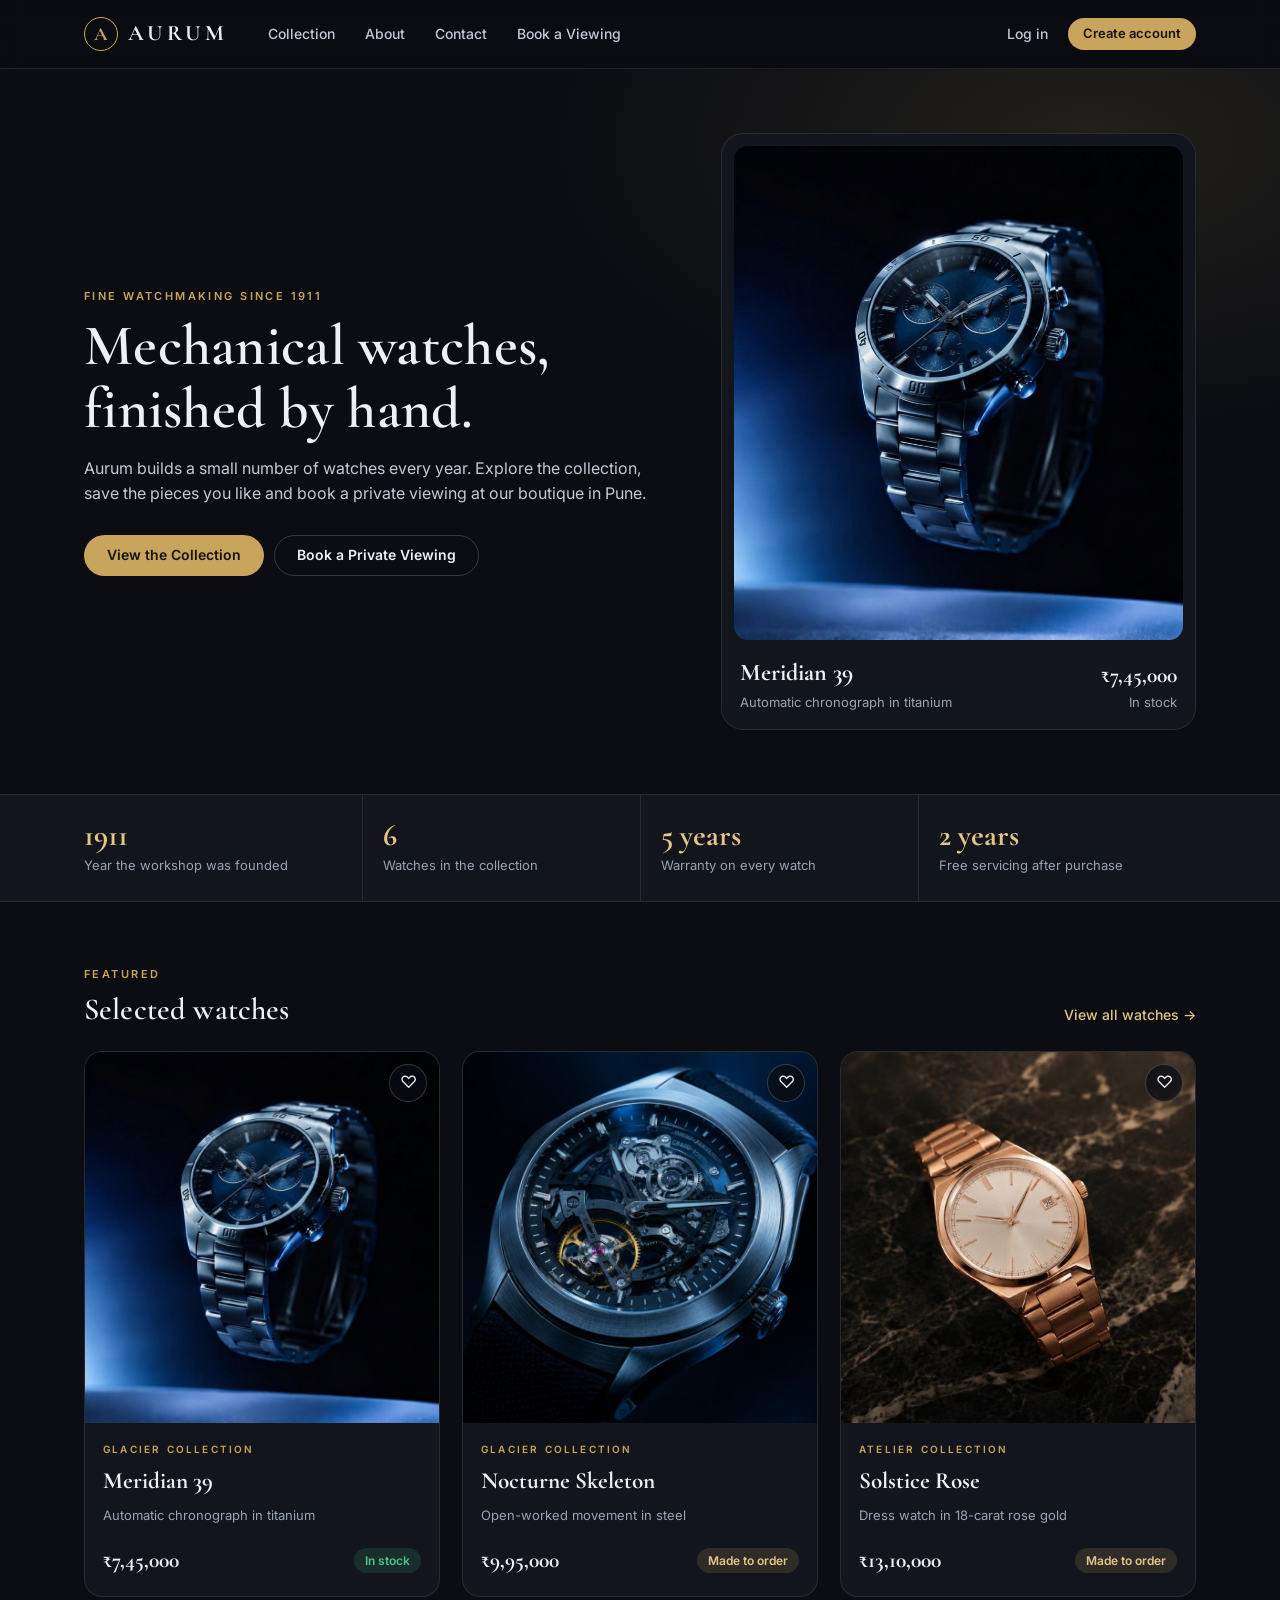
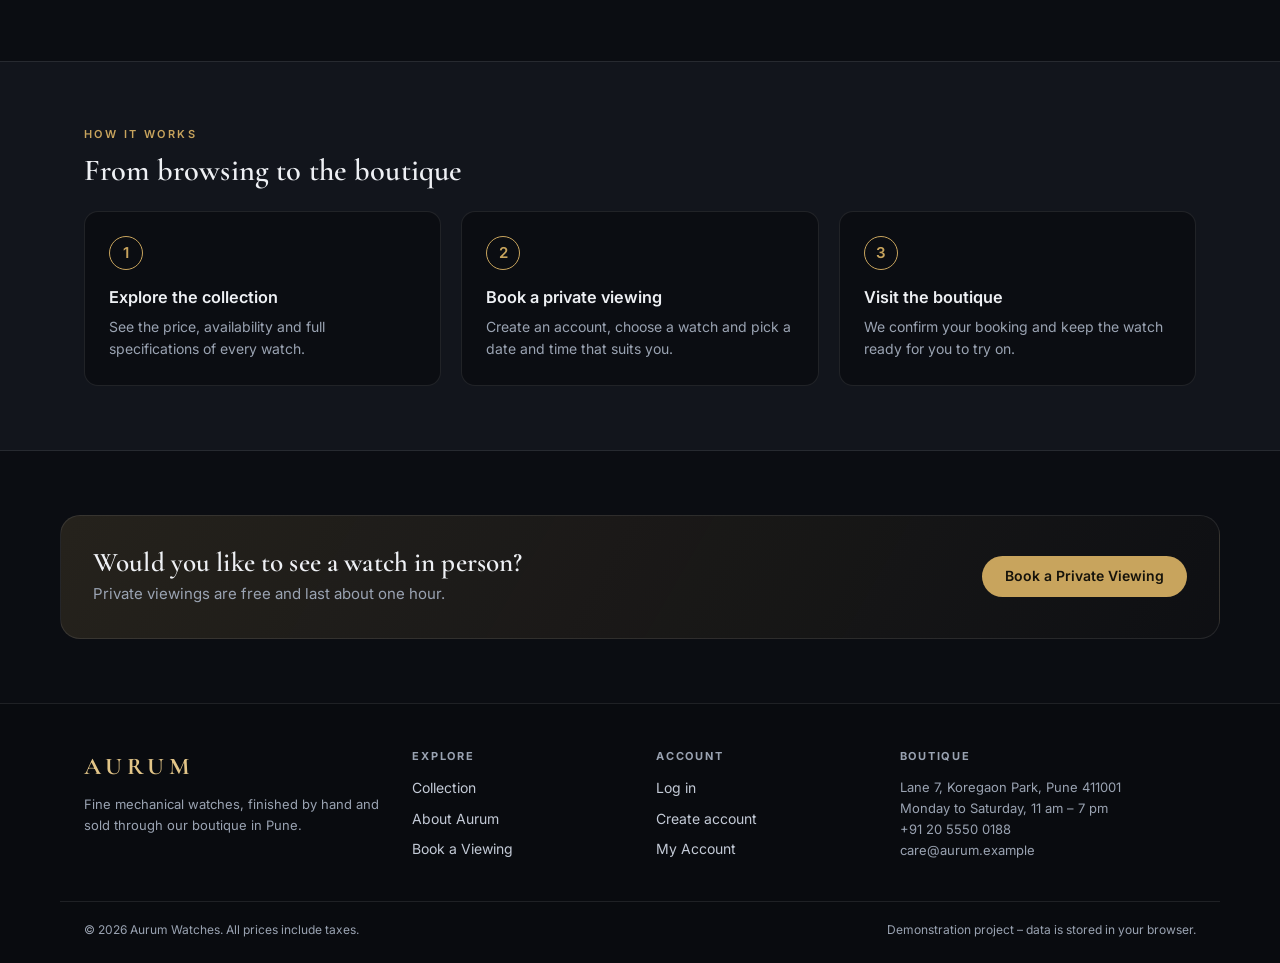
<file: index.html>
<!DOCTYPE html>
<html lang="en">
<head>
<meta charset="utf-8">
<meta name="viewport" content="width=device-width, initial-scale=1">
<title>Aurum – Fine Mechanical Watches</title>
<meta name="description" content="Aurum – fine mechanical watches. Explore the collection and book a private viewing at our Pune boutique.">
<link rel="icon" href="data:image/svg+xml,%3Csvg xmlns='http://www.w3.org/2000/svg' viewBox='0 0 32 32'%3E%3Crect width='32' height='32' rx='6' fill='%230b0d12'/%3E%3Ctext x='16' y='23' font-family='Georgia' font-size='20' fill='%23c8a45d' text-anchor='middle'%3EA%3C/text%3E%3C/svg%3E">
<link rel="preconnect" href="https://fonts.googleapis.com">
<link rel="preconnect" href="https://fonts.gstatic.com" crossorigin>
<link rel="stylesheet" href="https://fonts.googleapis.com/css2?family=Cormorant+Garamond:wght@500;600;700&family=Inter:wght@400;500;600&display=swap">
<link rel="stylesheet" href="style.css">
</head>
<body data-page="home">
<header id="site-header" class="site-header"></header>
<main>
<section class="hero">
  <div class="container hero-grid">
    <div class="hero-text">
      <p class="eyebrow">Fine watchmaking since 1911</p>
      <h1>Mechanical watches,<br>finished by hand.</h1>
      <p class="lead">Aurum builds a small number of watches every year. Explore the collection, save the pieces you like and book a private viewing at our boutique in Pune.</p>
      <div class="btn-row">
        <a class="btn btn-gold" href="collection.html">View the Collection</a>
        <a class="btn btn-outline" href="reserve.html">Book a Private Viewing</a>
      </div>
    </div>
    <div id="heroWatch"></div>
  </div>
</section>

<section class="strip">
  <div class="container strip-grid">
    <div><strong>1911</strong><span>Year the workshop was founded</span></div>
    <div><strong id="statWatches">6</strong><span>Watches in the collection</span></div>
    <div><strong>5 years</strong><span>Warranty on every watch</span></div>
    <div><strong>2 years</strong><span>Free servicing after purchase</span></div>
  </div>
</section>

<section class="section">
  <div class="container">
    <div class="section-head">
      <div><p class="eyebrow">Featured</p><h2>Selected watches</h2></div>
      <a href="collection.html" class="text-link">View all watches →</a>
    </div>
    <div class="watch-grid" id="featured"></div>
  </div>
</section>

<section class="section section-alt">
  <div class="container">
    <div class="section-head"><div><p class="eyebrow">How it works</p><h2>From browsing to the boutique</h2></div></div>
    <ol class="steps">
      <li><span>1</span><h3>Explore the collection</h3><p>See the price, availability and full specifications of every watch.</p></li>
      <li><span>2</span><h3>Book a private viewing</h3><p>Create an account, choose a watch and pick a date and time that suits you.</p></li>
      <li><span>3</span><h3>Visit the boutique</h3><p>We confirm your booking and keep the watch ready for you to try on.</p></li>
    </ol>
  </div>
</section>

<section class="section">
  <div class="container cta-band">
    <div><h2>Would you like to see a watch in person?</h2><p class="muted">Private viewings are free and last about one hour.</p></div>
    <a class="btn btn-gold" href="reserve.html">Book a Private Viewing</a>
  </div>
</section>
</main>
<footer id="site-footer" class="site-footer"></footer>
<script src="js/data.js"></script>
<script src="js/app.js"></script>
<script src="js/home.js"></script>
</body>
</html>
</file>
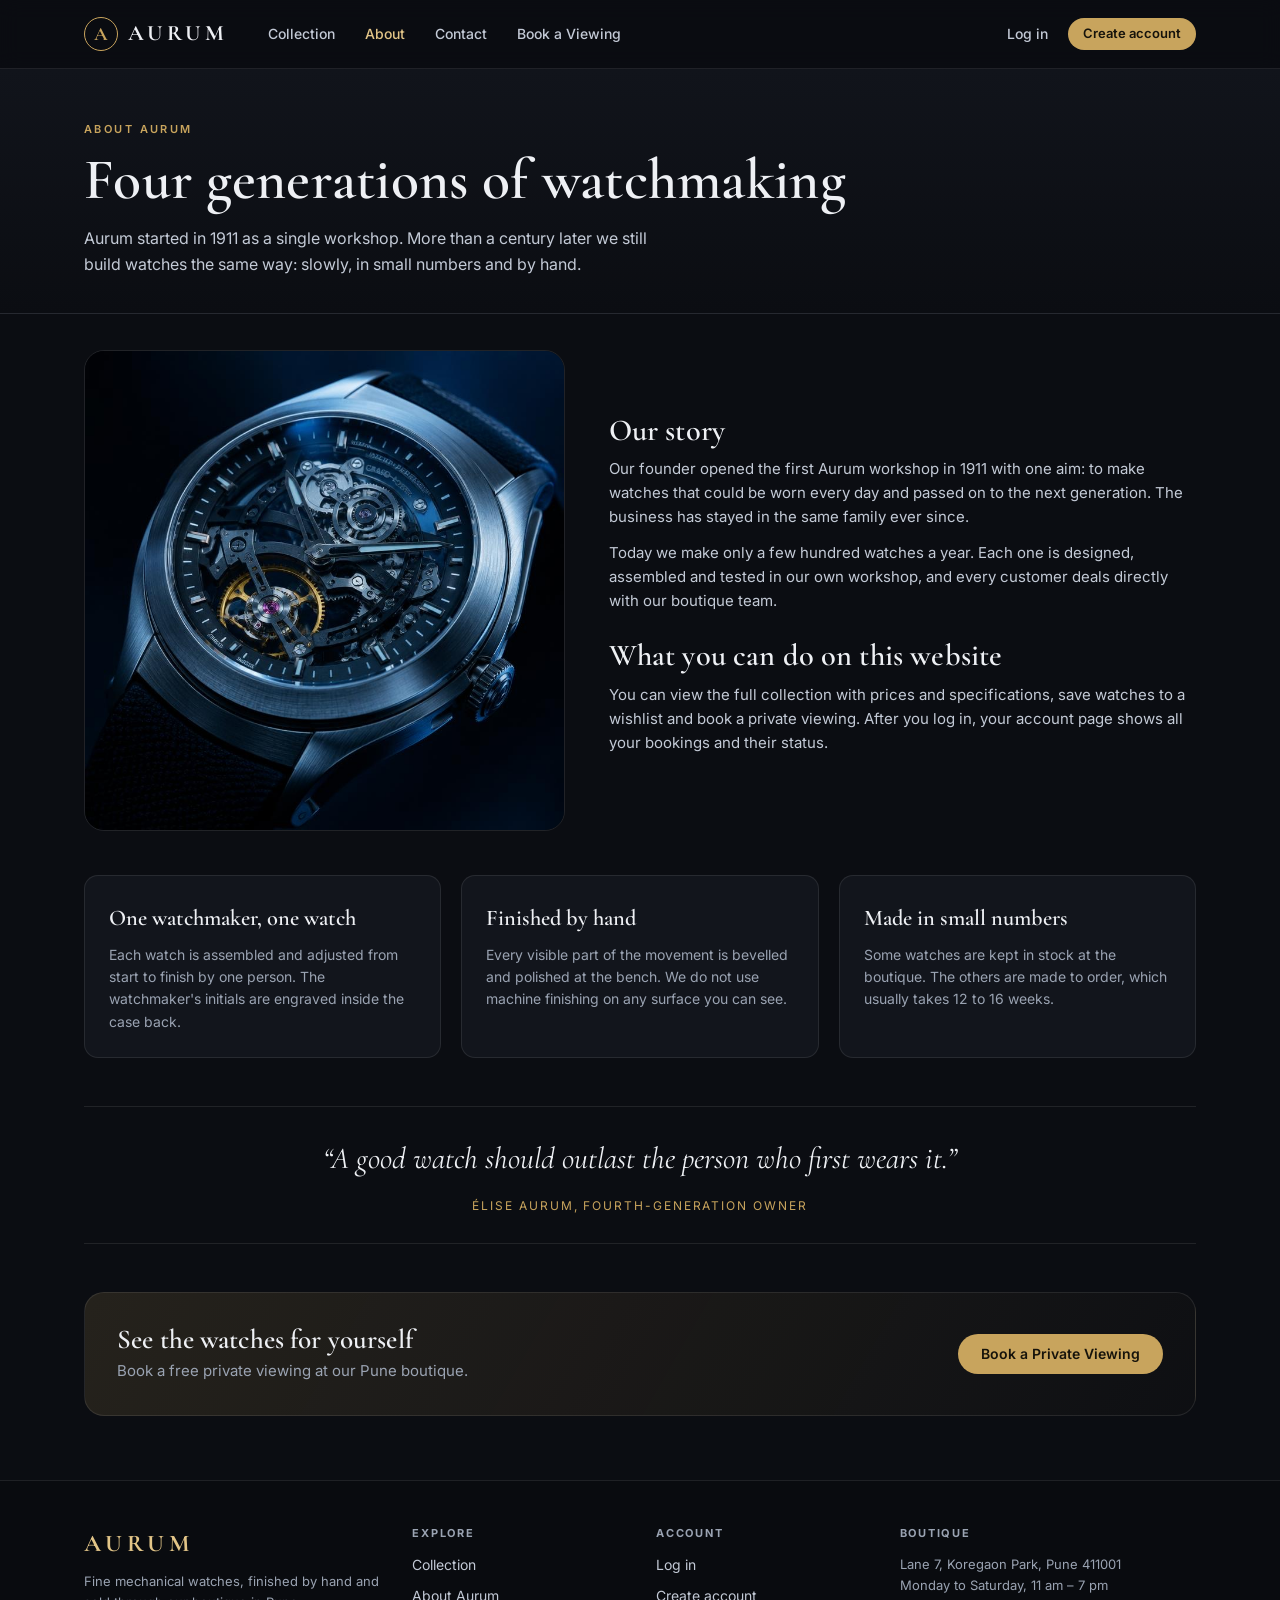
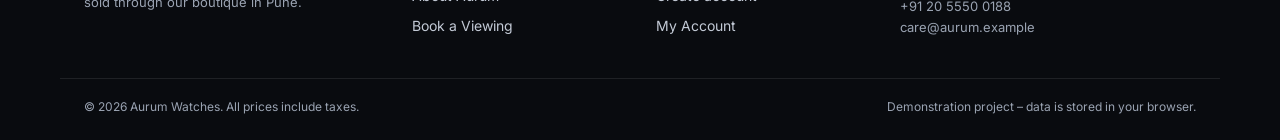
<file: about.html>
<!DOCTYPE html>
<html lang="en">
<head>
<meta charset="utf-8">
<meta name="viewport" content="width=device-width, initial-scale=1">
<title>About Aurum</title>
<meta name="description" content="Aurum – fine mechanical watches. Explore the collection and book a private viewing at our Pune boutique.">
<link rel="icon" href="data:image/svg+xml,%3Csvg xmlns='http://www.w3.org/2000/svg' viewBox='0 0 32 32'%3E%3Crect width='32' height='32' rx='6' fill='%230b0d12'/%3E%3Ctext x='16' y='23' font-family='Georgia' font-size='20' fill='%23c8a45d' text-anchor='middle'%3EA%3C/text%3E%3C/svg%3E">
<link rel="preconnect" href="https://fonts.googleapis.com">
<link rel="preconnect" href="https://fonts.gstatic.com" crossorigin>
<link rel="stylesheet" href="https://fonts.googleapis.com/css2?family=Cormorant+Garamond:wght@500;600;700&family=Inter:wght@400;500;600&display=swap">
<link rel="stylesheet" href="style.css">
</head>
<body data-page="about">
<header id="site-header" class="site-header"></header>
<main>
<section class="page-head">
  <div class="container">
    <p class="eyebrow">About Aurum</p>
    <h1>Four generations of watchmaking</h1>
    <p class="lead">Aurum started in 1911 as a single workshop. More than a century later we still build watches the same way: slowly, in small numbers and by hand.</p>
  </div>
</section>
<section class="section section-tight">
  <div class="container about-grid">
    <img src="images/nocturne-skeleton.jpg" alt="The open-worked movement of the Nocturne Skeleton" class="about-image">
    <div class="prose">
      <h2>Our story</h2>
      <p>Our founder opened the first Aurum workshop in 1911 with one aim: to make watches that could be worn every day and passed on to the next generation. The business has stayed in the same family ever since.</p>
      <p>Today we make only a few hundred watches a year. Each one is designed, assembled and tested in our own workshop, and every customer deals directly with our boutique team.</p>
      <h2>What you can do on this website</h2>
      <p>You can view the full collection with prices and specifications, save watches to a wishlist and book a private viewing. After you log in, your account page shows all your bookings and their status.</p>
    </div>
  </div>
  <div class="container">
    <div class="principles">
      <article class="card"><h3>One watchmaker, one watch</h3><p>Each watch is assembled and adjusted from start to finish by one person. The watchmaker's initials are engraved inside the case back.</p></article>
      <article class="card"><h3>Finished by hand</h3><p>Every visible part of the movement is bevelled and polished at the bench. We do not use machine finishing on any surface you can see.</p></article>
      <article class="card"><h3>Made in small numbers</h3><p>Some watches are kept in stock at the boutique. The others are made to order, which usually takes 12 to 16 weeks.</p></article>
    </div>
    <blockquote class="quote">“A good watch should outlast the person who first wears it.”<cite>Élise Aurum, fourth-generation owner</cite></blockquote>
    <div class="cta-band">
      <div><h2>See the watches for yourself</h2><p class="muted">Book a free private viewing at our Pune boutique.</p></div>
      <a class="btn btn-gold" href="reserve.html">Book a Private Viewing</a>
    </div>
  </div>
</section>
</main>
<footer id="site-footer" class="site-footer"></footer>
<script src="js/data.js"></script>
<script src="js/app.js"></script>
</body>
</html>
</file>
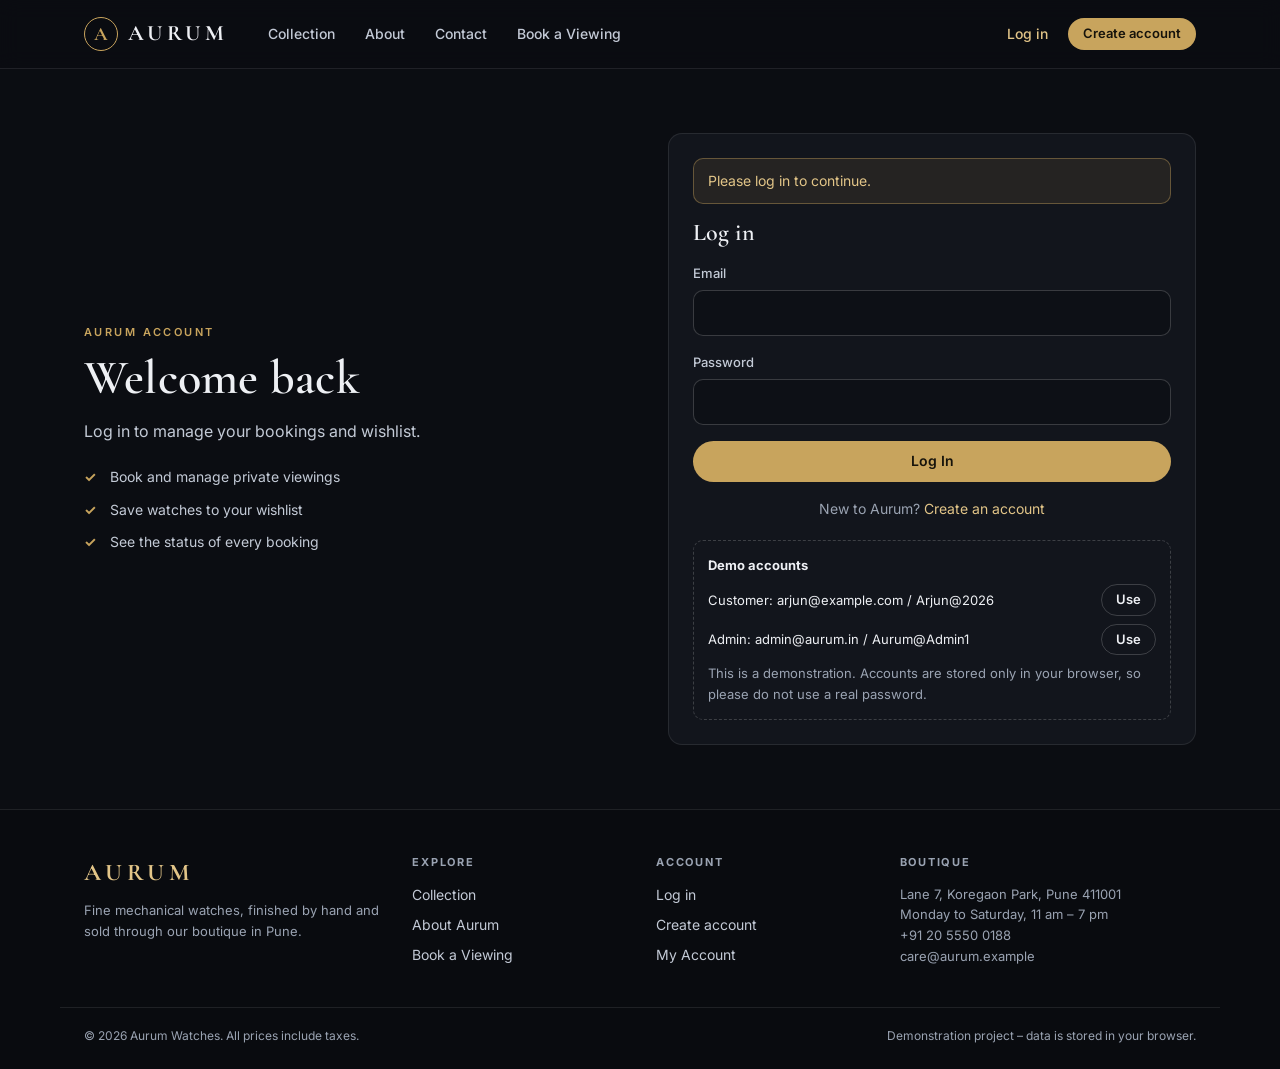
<file: account.html>
<!DOCTYPE html>
<html lang="en">
<head>
<meta charset="utf-8">
<meta name="viewport" content="width=device-width, initial-scale=1">
<title>My Account – Aurum</title>
<meta name="description" content="Aurum – fine mechanical watches. Explore the collection and book a private viewing at our Pune boutique.">
<link rel="icon" href="data:image/svg+xml,%3Csvg xmlns='http://www.w3.org/2000/svg' viewBox='0 0 32 32'%3E%3Crect width='32' height='32' rx='6' fill='%230b0d12'/%3E%3Ctext x='16' y='23' font-family='Georgia' font-size='20' fill='%23c8a45d' text-anchor='middle'%3EA%3C/text%3E%3C/svg%3E">
<link rel="preconnect" href="https://fonts.googleapis.com">
<link rel="preconnect" href="https://fonts.gstatic.com" crossorigin>
<link rel="stylesheet" href="https://fonts.googleapis.com/css2?family=Cormorant+Garamond:wght@500;600;700&family=Inter:wght@400;500;600&display=swap">
<link rel="stylesheet" href="style.css">
</head>
<body data-page="account">
<header id="site-header" class="site-header"></header>
<main>
<section class="page-head"><div class="container"><p class="eyebrow">My account</p><h1 id="accountTitle">My account</h1></div></section>
<section class="section section-tight"><div class="container" id="accountRoot"></div></section>
</main>
<footer id="site-footer" class="site-footer"></footer>
<script src="js/data.js"></script>
<script src="js/app.js"></script>
<script src="js/account.js"></script>
</body>
</html>
</file>
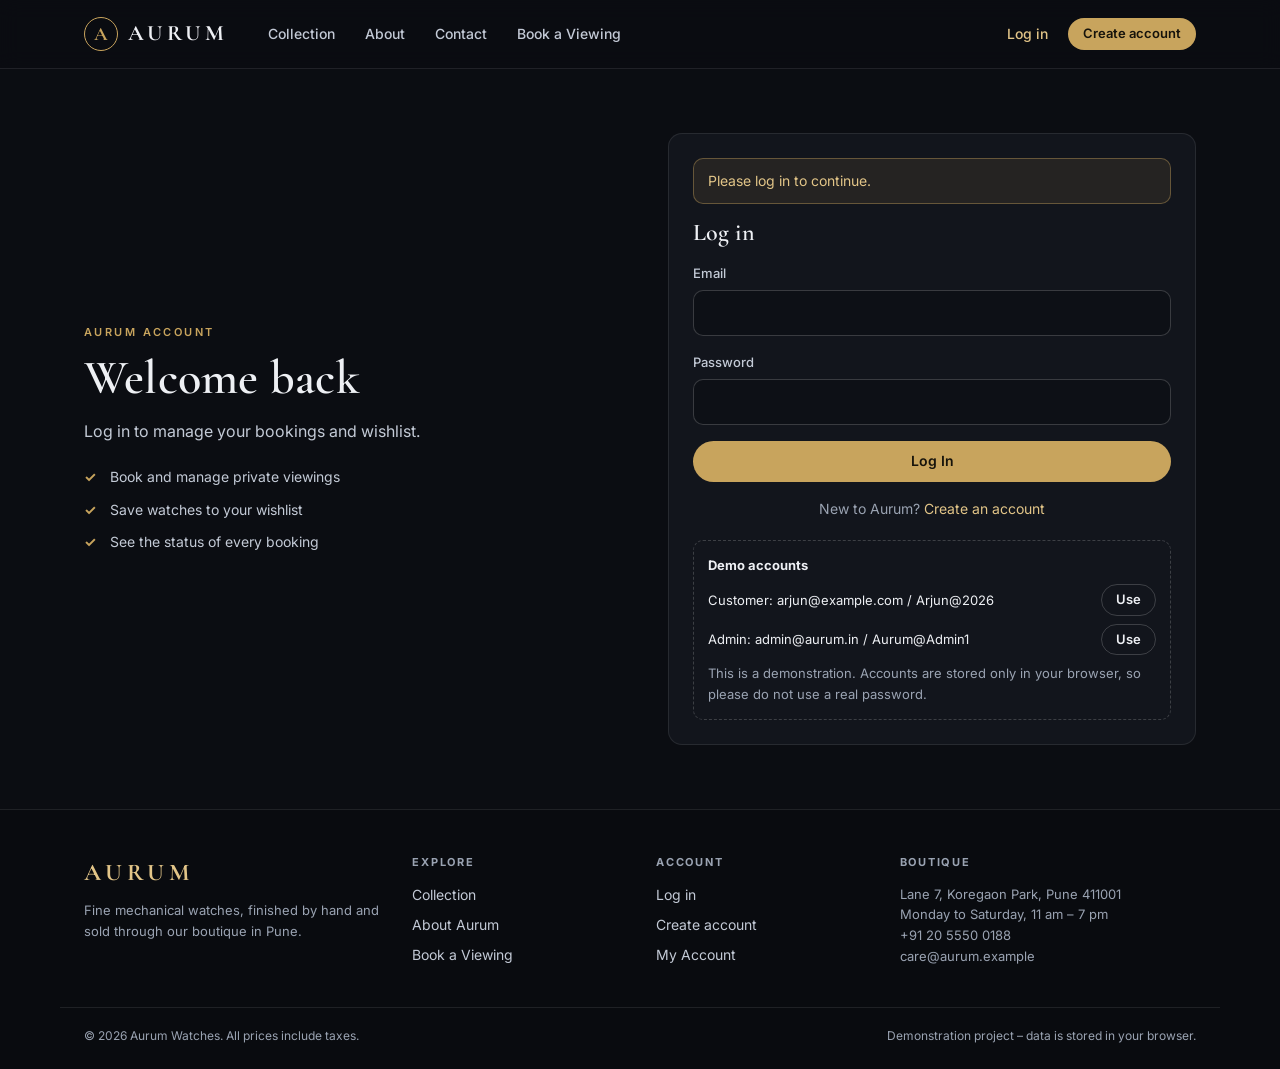
<file: admin.html>
<!DOCTYPE html>
<html lang="en">
<head>
<meta charset="utf-8">
<meta name="viewport" content="width=device-width, initial-scale=1">
<title>Admin Dashboard – Aurum</title>
<meta name="description" content="Aurum – fine mechanical watches. Explore the collection and book a private viewing at our Pune boutique.">
<link rel="icon" href="data:image/svg+xml,%3Csvg xmlns='http://www.w3.org/2000/svg' viewBox='0 0 32 32'%3E%3Crect width='32' height='32' rx='6' fill='%230b0d12'/%3E%3Ctext x='16' y='23' font-family='Georgia' font-size='20' fill='%23c8a45d' text-anchor='middle'%3EA%3C/text%3E%3C/svg%3E">
<link rel="preconnect" href="https://fonts.googleapis.com">
<link rel="preconnect" href="https://fonts.gstatic.com" crossorigin>
<link rel="stylesheet" href="https://fonts.googleapis.com/css2?family=Cormorant+Garamond:wght@500;600;700&family=Inter:wght@400;500;600&display=swap">
<link rel="stylesheet" href="style.css">
</head>
<body data-page="admin">
<header id="site-header" class="site-header"></header>
<main>
<section class="page-head"><div class="container"><p class="eyebrow">Watch management</p><h1>Admin dashboard</h1><p class="lead">Manage watches, stock, bookings, customers and messages.</p></div></section>
<section class="section section-tight"><div class="container" id="adminRoot"></div></section>
</main>
<footer id="site-footer" class="site-footer"></footer>
<script src="js/data.js"></script>
<script src="js/app.js"></script>
<script src="js/admin.js"></script>
</body>
</html>
</file>
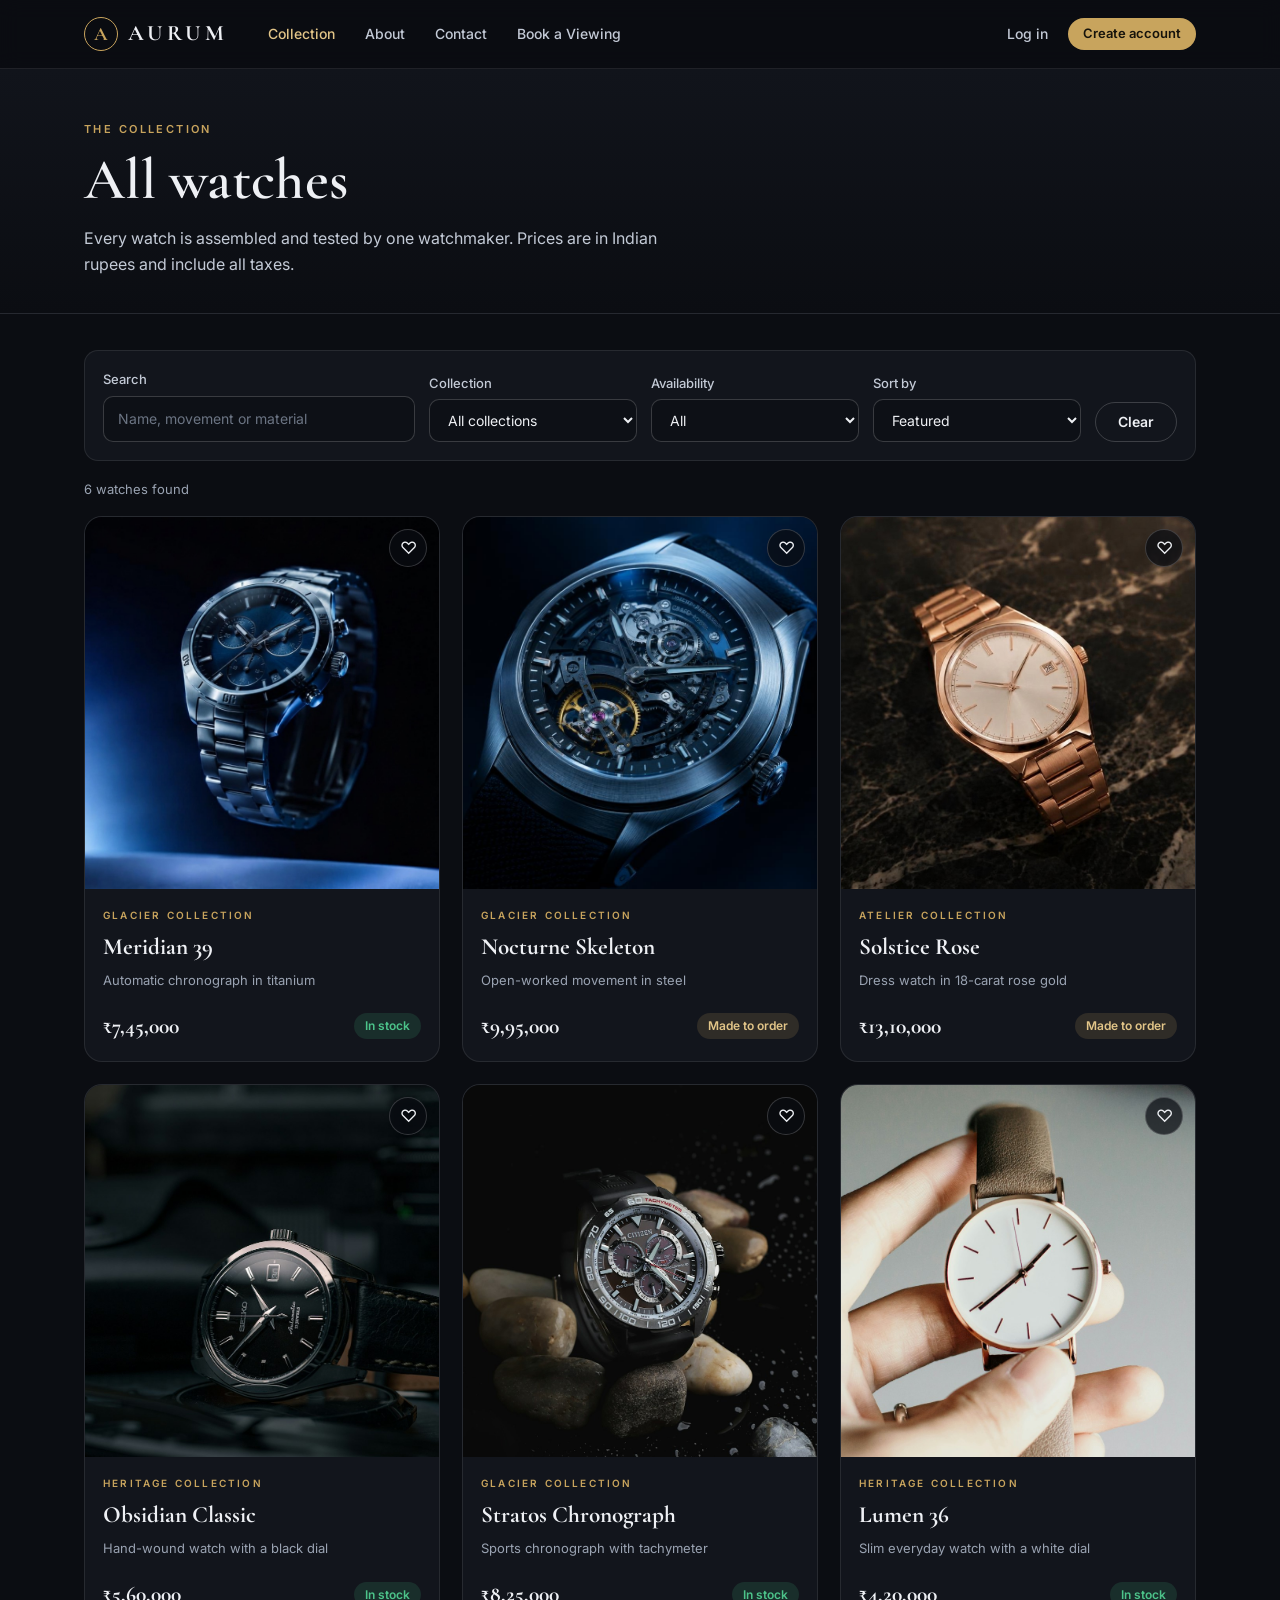
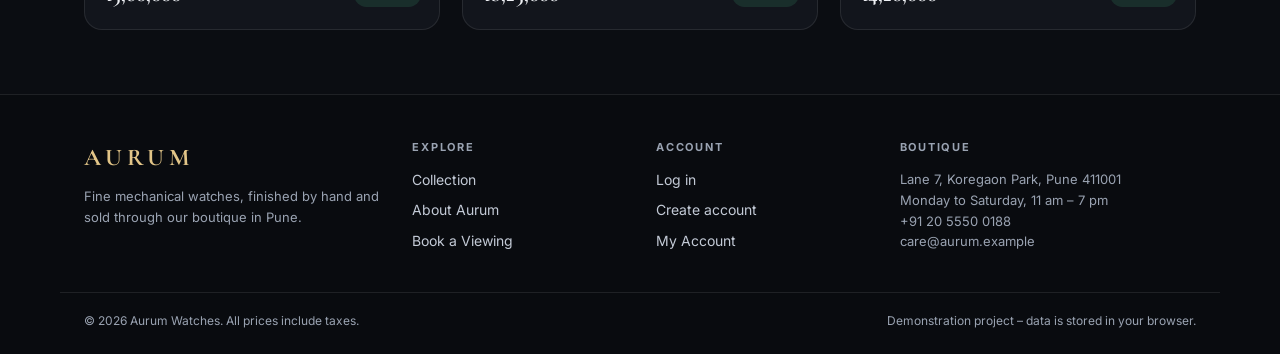
<file: collection.html>
<!DOCTYPE html>
<html lang="en">
<head>
<meta charset="utf-8">
<meta name="viewport" content="width=device-width, initial-scale=1">
<title>The Collection – Aurum</title>
<meta name="description" content="Aurum – fine mechanical watches. Explore the collection and book a private viewing at our Pune boutique.">
<link rel="icon" href="data:image/svg+xml,%3Csvg xmlns='http://www.w3.org/2000/svg' viewBox='0 0 32 32'%3E%3Crect width='32' height='32' rx='6' fill='%230b0d12'/%3E%3Ctext x='16' y='23' font-family='Georgia' font-size='20' fill='%23c8a45d' text-anchor='middle'%3EA%3C/text%3E%3C/svg%3E">
<link rel="preconnect" href="https://fonts.googleapis.com">
<link rel="preconnect" href="https://fonts.gstatic.com" crossorigin>
<link rel="stylesheet" href="https://fonts.googleapis.com/css2?family=Cormorant+Garamond:wght@500;600;700&family=Inter:wght@400;500;600&display=swap">
<link rel="stylesheet" href="style.css">
</head>
<body data-page="collection">
<header id="site-header" class="site-header"></header>
<main>
<section class="page-head">
  <div class="container">
    <p class="eyebrow">The Collection</p>
    <h1>All watches</h1>
    <p class="lead">Every watch is assembled and tested by one watchmaker. Prices are in Indian rupees and include all taxes.</p>
  </div>
</section>
<section class="section section-tight">
  <div class="container">
    <form class="filters" id="filters" role="search">
      <div class="field"><label for="fSearch">Search</label><input id="fSearch" type="search" placeholder="Name, movement or material"></div>
      <div class="field"><label for="fCollection">Collection</label><select id="fCollection"><option value="">All collections</option></select></div>
      <div class="field"><label for="fStock">Availability</label><select id="fStock"><option value="">All</option><option value="in">In stock</option><option value="order">Made to order</option></select></div>
      <div class="field"><label for="fSort">Sort by</label><select id="fSort"><option value="featured">Featured</option><option value="low">Price: low to high</option><option value="high">Price: high to low</option><option value="name">Name</option></select></div>
      <button type="button" class="btn btn-outline" id="fClear">Clear</button>
    </form>
    <p class="muted small" id="resultCount"></p>
    <div class="watch-grid" id="watchList"></div>
  </div>
</section>
</main>
<footer id="site-footer" class="site-footer"></footer>
<script src="js/data.js"></script>
<script src="js/app.js"></script>
<script src="js/collection.js"></script>
</body>
</html>
</file>
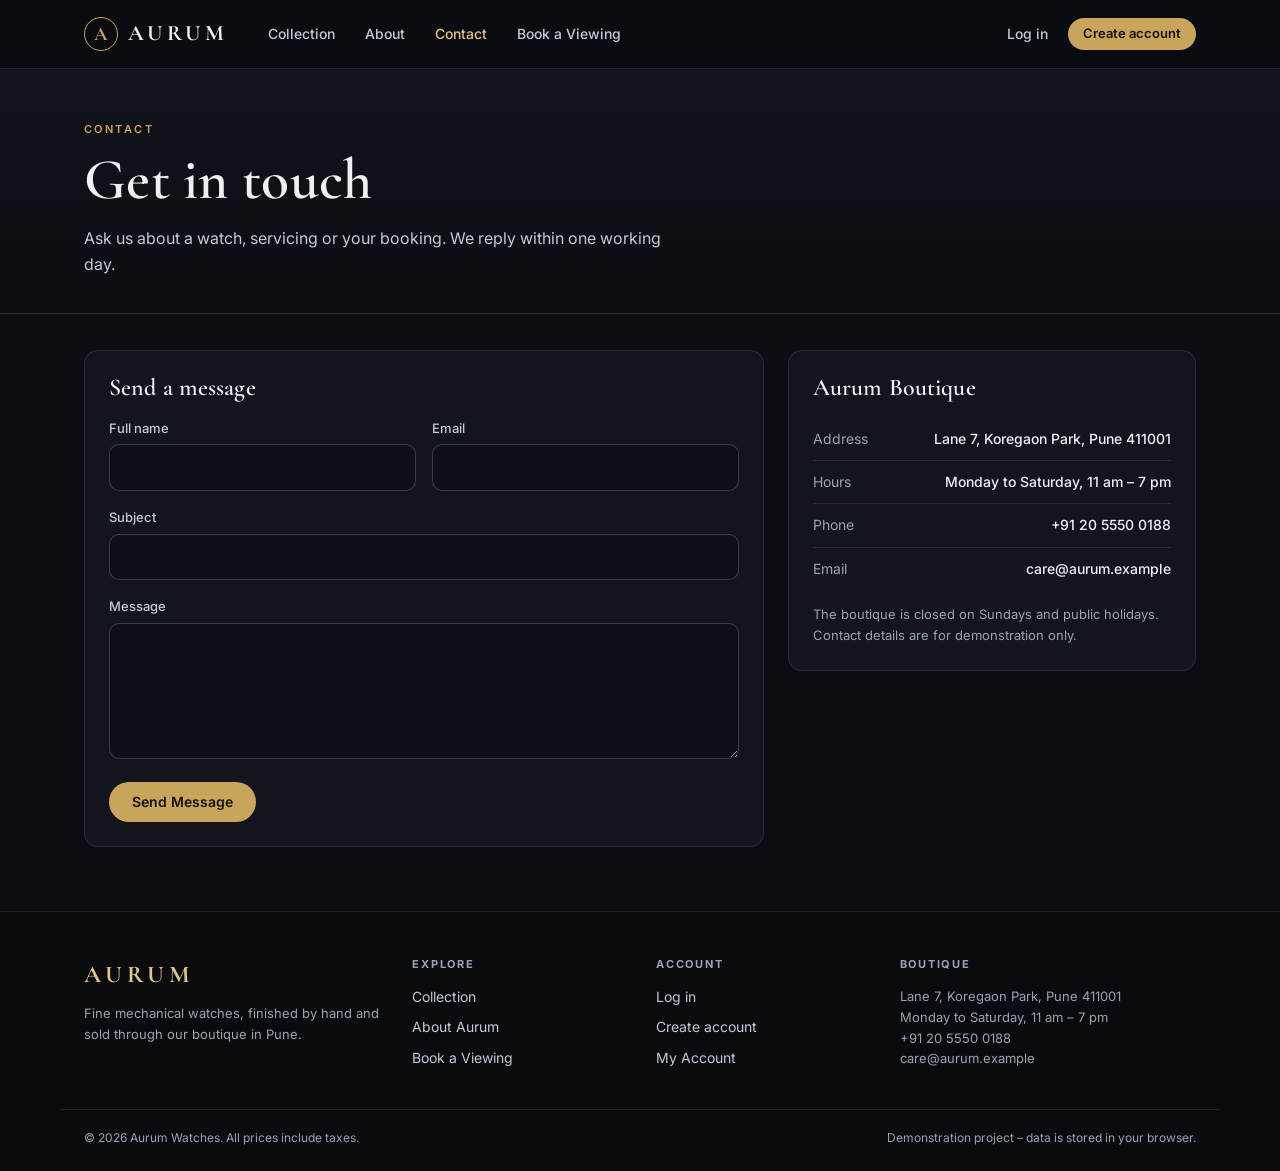
<file: contact.html>
<!DOCTYPE html>
<html lang="en">
<head>
<meta charset="utf-8">
<meta name="viewport" content="width=device-width, initial-scale=1">
<title>Contact – Aurum</title>
<meta name="description" content="Aurum – fine mechanical watches. Explore the collection and book a private viewing at our Pune boutique.">
<link rel="icon" href="data:image/svg+xml,%3Csvg xmlns='http://www.w3.org/2000/svg' viewBox='0 0 32 32'%3E%3Crect width='32' height='32' rx='6' fill='%230b0d12'/%3E%3Ctext x='16' y='23' font-family='Georgia' font-size='20' fill='%23c8a45d' text-anchor='middle'%3EA%3C/text%3E%3C/svg%3E">
<link rel="preconnect" href="https://fonts.googleapis.com">
<link rel="preconnect" href="https://fonts.gstatic.com" crossorigin>
<link rel="stylesheet" href="https://fonts.googleapis.com/css2?family=Cormorant+Garamond:wght@500;600;700&family=Inter:wght@400;500;600&display=swap">
<link rel="stylesheet" href="style.css">
</head>
<body data-page="contact">
<header id="site-header" class="site-header"></header>
<main>
<section class="page-head">
  <div class="container">
    <p class="eyebrow">Contact</p>
    <h1>Get in touch</h1>
    <p class="lead">Ask us about a watch, servicing or your booking. We reply within one working day.</p>
  </div>
</section>
<section class="section section-tight">
  <div class="container two-col">
    <form class="card form" id="contactForm" novalidate>
      <h2>Send a message</h2>
      <div class="form-grid">
        <div class="field"><label for="cName">Full name</label><input id="cName" name="name" autocomplete="name"></div>
        <div class="field"><label for="cEmail">Email</label><input id="cEmail" name="email" type="email" autocomplete="email"></div>
      </div>
      <div class="field"><label for="cSubject">Subject</label><input id="cSubject" name="subject"></div>
      <div class="field"><label for="cMessage">Message</label><textarea id="cMessage" name="message" rows="5"></textarea></div>
      <button class="btn btn-gold" type="submit">Send Message</button>
    </form>
    <aside class="card">
      <h2>Aurum Boutique</h2>
      <dl class="info-list">
        <div><dt>Address</dt><dd>Lane 7, Koregaon Park, Pune 411001</dd></div>
        <div><dt>Hours</dt><dd>Monday to Saturday, 11 am – 7 pm</dd></div>
        <div><dt>Phone</dt><dd>+91 20 5550 0188</dd></div>
        <div><dt>Email</dt><dd>care@aurum.example</dd></div>
      </dl>
      <p class="muted small">The boutique is closed on Sundays and public holidays. Contact details are for demonstration only.</p>
    </aside>
  </div>
</section>
</main>
<footer id="site-footer" class="site-footer"></footer>
<script src="js/data.js"></script>
<script src="js/app.js"></script>
<script src="js/contact.js"></script>
</body>
</html>
</file>
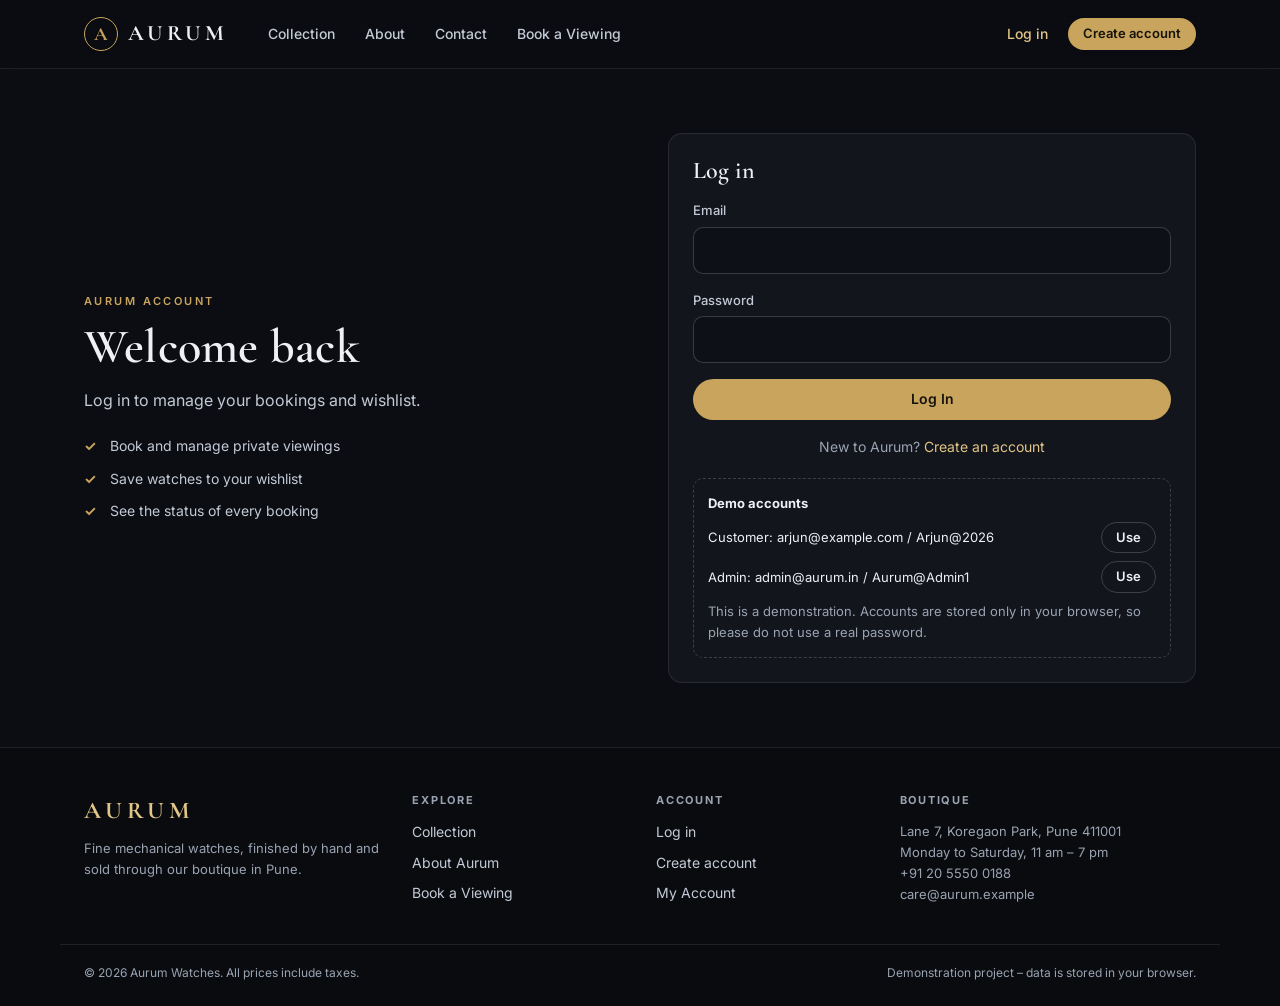
<file: login.html>
<!DOCTYPE html>
<html lang="en">
<head>
<meta charset="utf-8">
<meta name="viewport" content="width=device-width, initial-scale=1">
<title>Log In – Aurum</title>
<meta name="description" content="Aurum – fine mechanical watches. Explore the collection and book a private viewing at our Pune boutique.">
<link rel="icon" href="data:image/svg+xml,%3Csvg xmlns='http://www.w3.org/2000/svg' viewBox='0 0 32 32'%3E%3Crect width='32' height='32' rx='6' fill='%230b0d12'/%3E%3Ctext x='16' y='23' font-family='Georgia' font-size='20' fill='%23c8a45d' text-anchor='middle'%3EA%3C/text%3E%3C/svg%3E">
<link rel="preconnect" href="https://fonts.googleapis.com">
<link rel="preconnect" href="https://fonts.gstatic.com" crossorigin>
<link rel="stylesheet" href="https://fonts.googleapis.com/css2?family=Cormorant+Garamond:wght@500;600;700&family=Inter:wght@400;500;600&display=swap">
<link rel="stylesheet" href="style.css">
</head>
<body data-page="login">
<header id="site-header" class="site-header"></header>
<main>
<section class="section"><div class="container auth-grid">
    <div class="auth-side">
      <p class="eyebrow">Aurum account</p>
      <h1>Welcome back</h1>
      <p class="lead">Log in to manage your bookings and wishlist.</p>
      <ul class="check-list"><li>Book and manage private viewings</li><li>Save watches to your wishlist</li><li>See the status of every booking</li></ul>
    </div>
    <form class="card form" id="loginForm" novalidate>
      <h2>Log in</h2>
      <div class="field"><label for="lEmail">Email</label><input id="lEmail" name="email" type="email" autocomplete="email"></div>
      <div class="field"><label for="lPassword">Password</label><input id="lPassword" name="password" type="password" autocomplete="current-password"></div>
      <button class="btn btn-gold btn-block" type="submit">Log In</button>
      <p class="form-foot">New to Aurum? <a href="register.html">Create an account</a></p>
      <div class="demo-box">
        <p class="small"><strong>Demo accounts</strong></p>
        <div class="demo-row"><span>Customer: arjun@example.com / Arjun@2026</span><button type="button" class="btn btn-outline btn-sm" data-demo="arjun@example.com|Arjun@2026">Use</button></div>
        <div class="demo-row"><span>Admin: admin@aurum.in / Aurum@Admin1</span><button type="button" class="btn btn-outline btn-sm" data-demo="admin@aurum.in|Aurum@Admin1">Use</button></div>
        <p class="muted small">This is a demonstration. Accounts are stored only in your browser, so please do not use a real password.</p>
      </div>
    </form>
</div></section>
</main>
<footer id="site-footer" class="site-footer"></footer>
<script src="js/data.js"></script>
<script src="js/app.js"></script>
<script src="js/auth.js"></script>
</body>
</html>
</file>
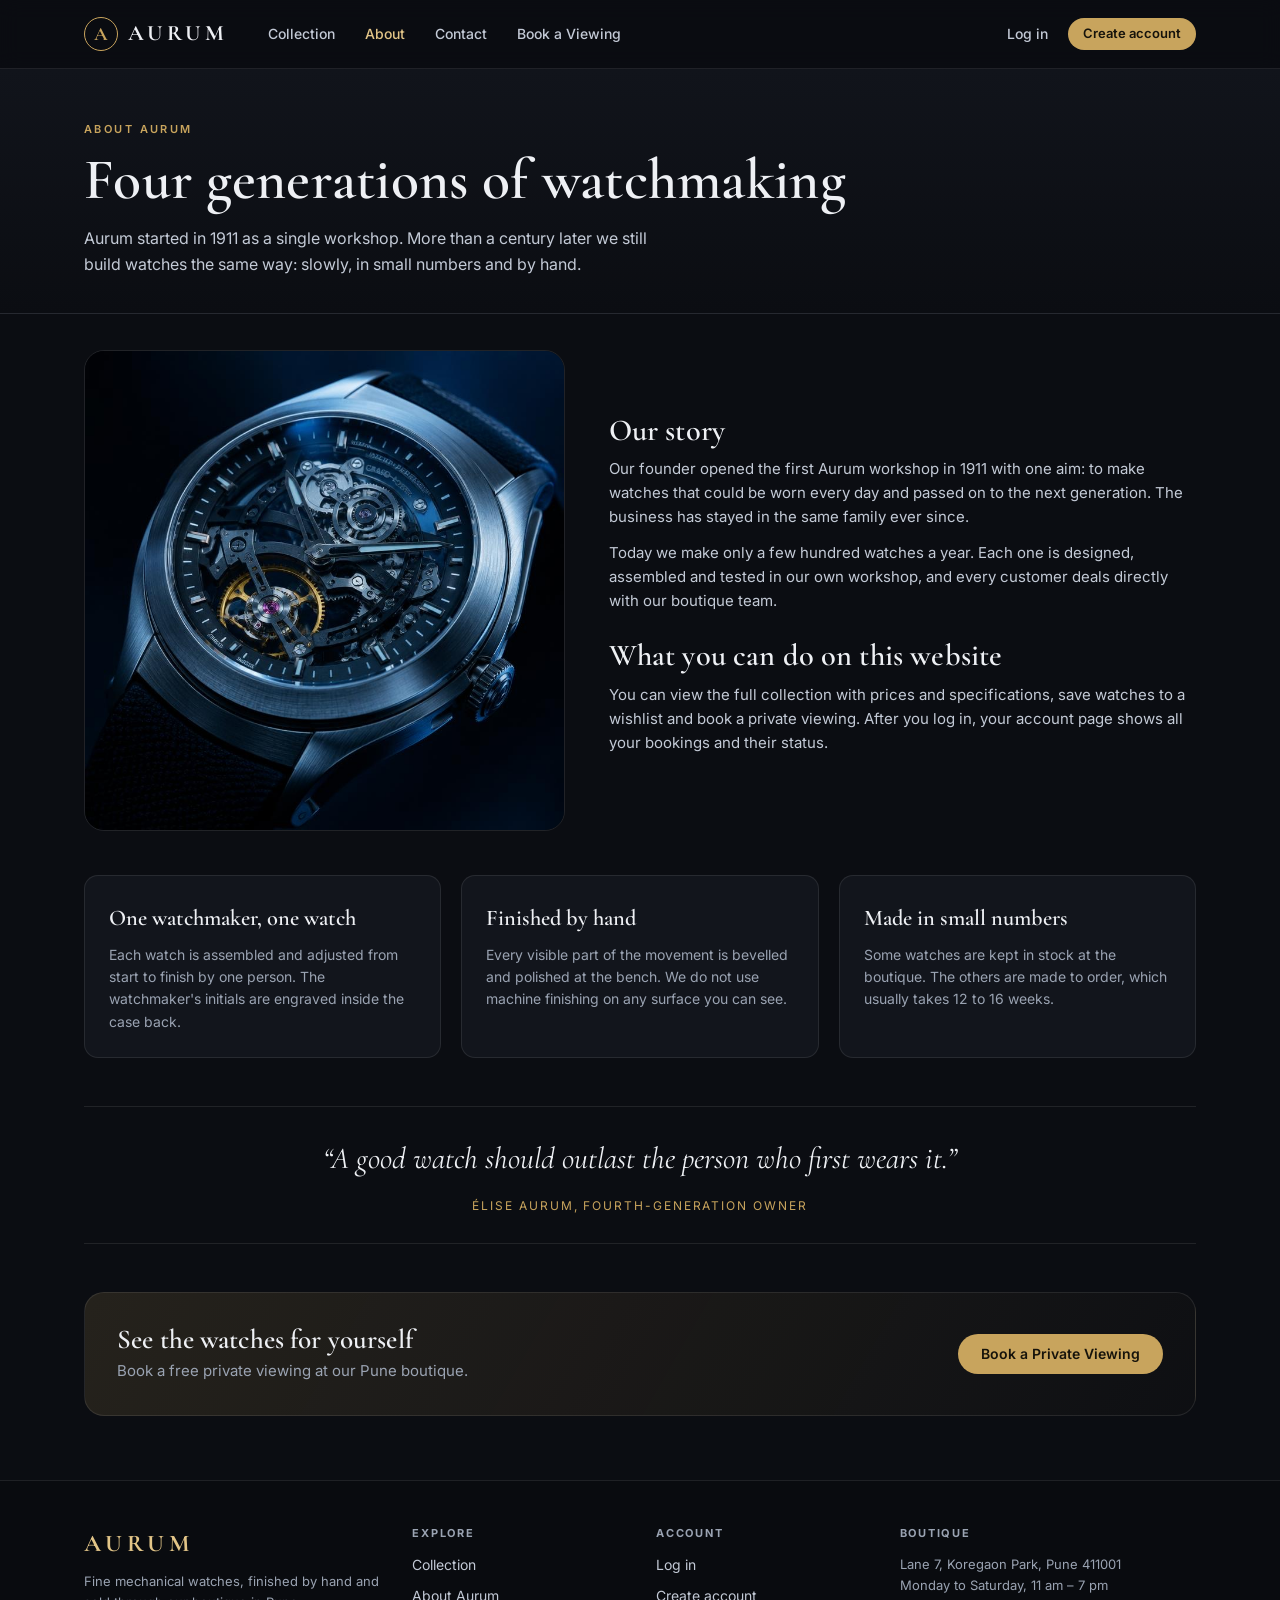
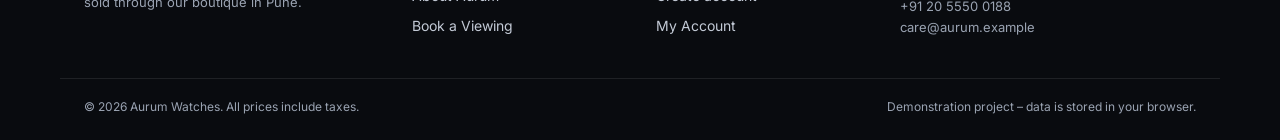
<file: maison.html>
<!DOCTYPE html>
<html lang="en"><head><meta charset="utf-8"><title>Aurum</title>
<meta http-equiv="refresh" content="0; url=about.html"><link rel="canonical" href="about.html"></head>
<body><p>This page has moved. <a href="about.html">Continue to the new page</a>.</p></body></html>
</file>
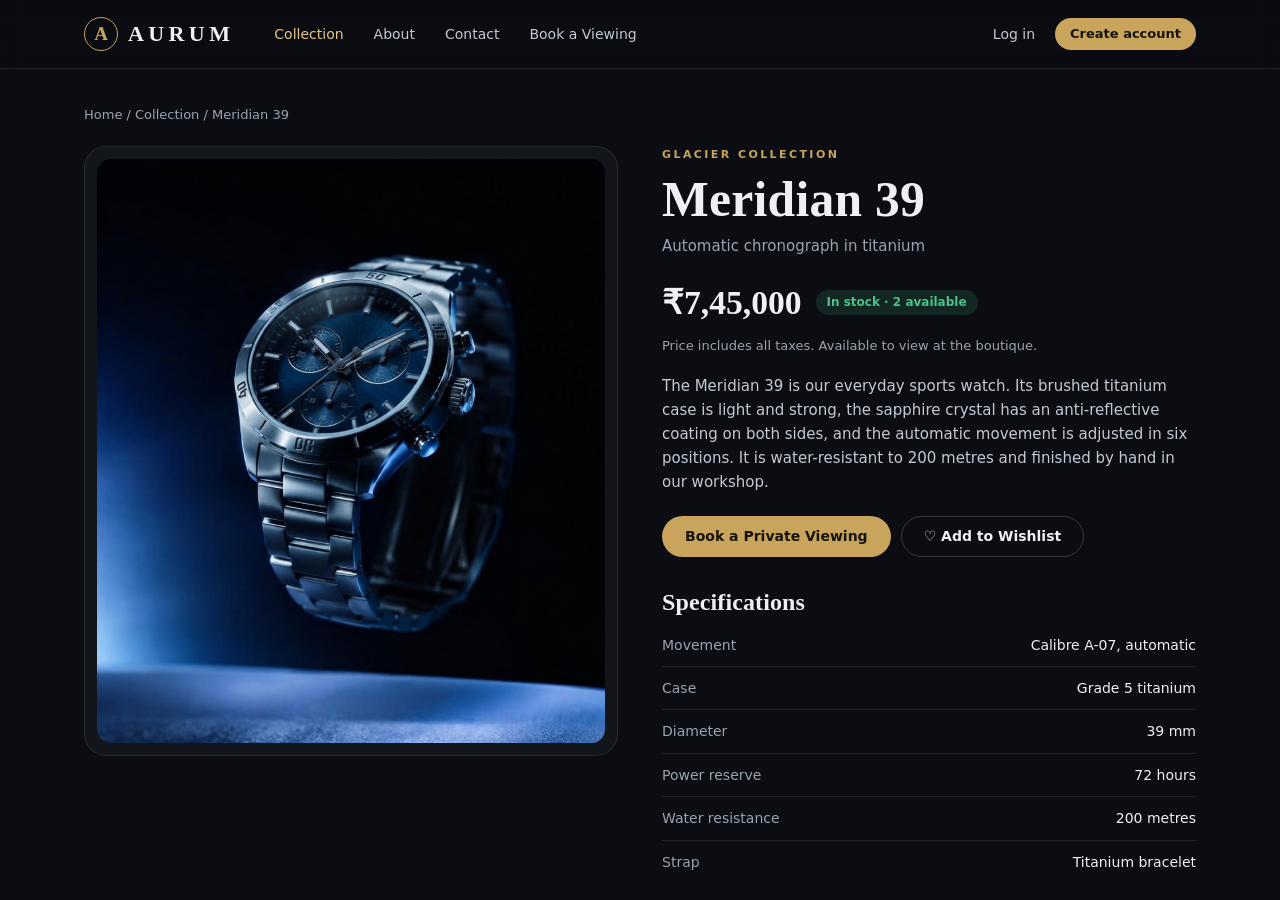
<file: meridian-39.html>
<!DOCTYPE html>
<html lang="en"><head><meta charset="utf-8"><title>Aurum</title>
<meta http-equiv="refresh" content="0; url=watch.html?id=meridian-39"><link rel="canonical" href="watch.html?id=meridian-39"></head>
<body><p>This page has moved. <a href="watch.html?id=meridian-39">Continue to the new page</a>.</p></body></html>
</file>
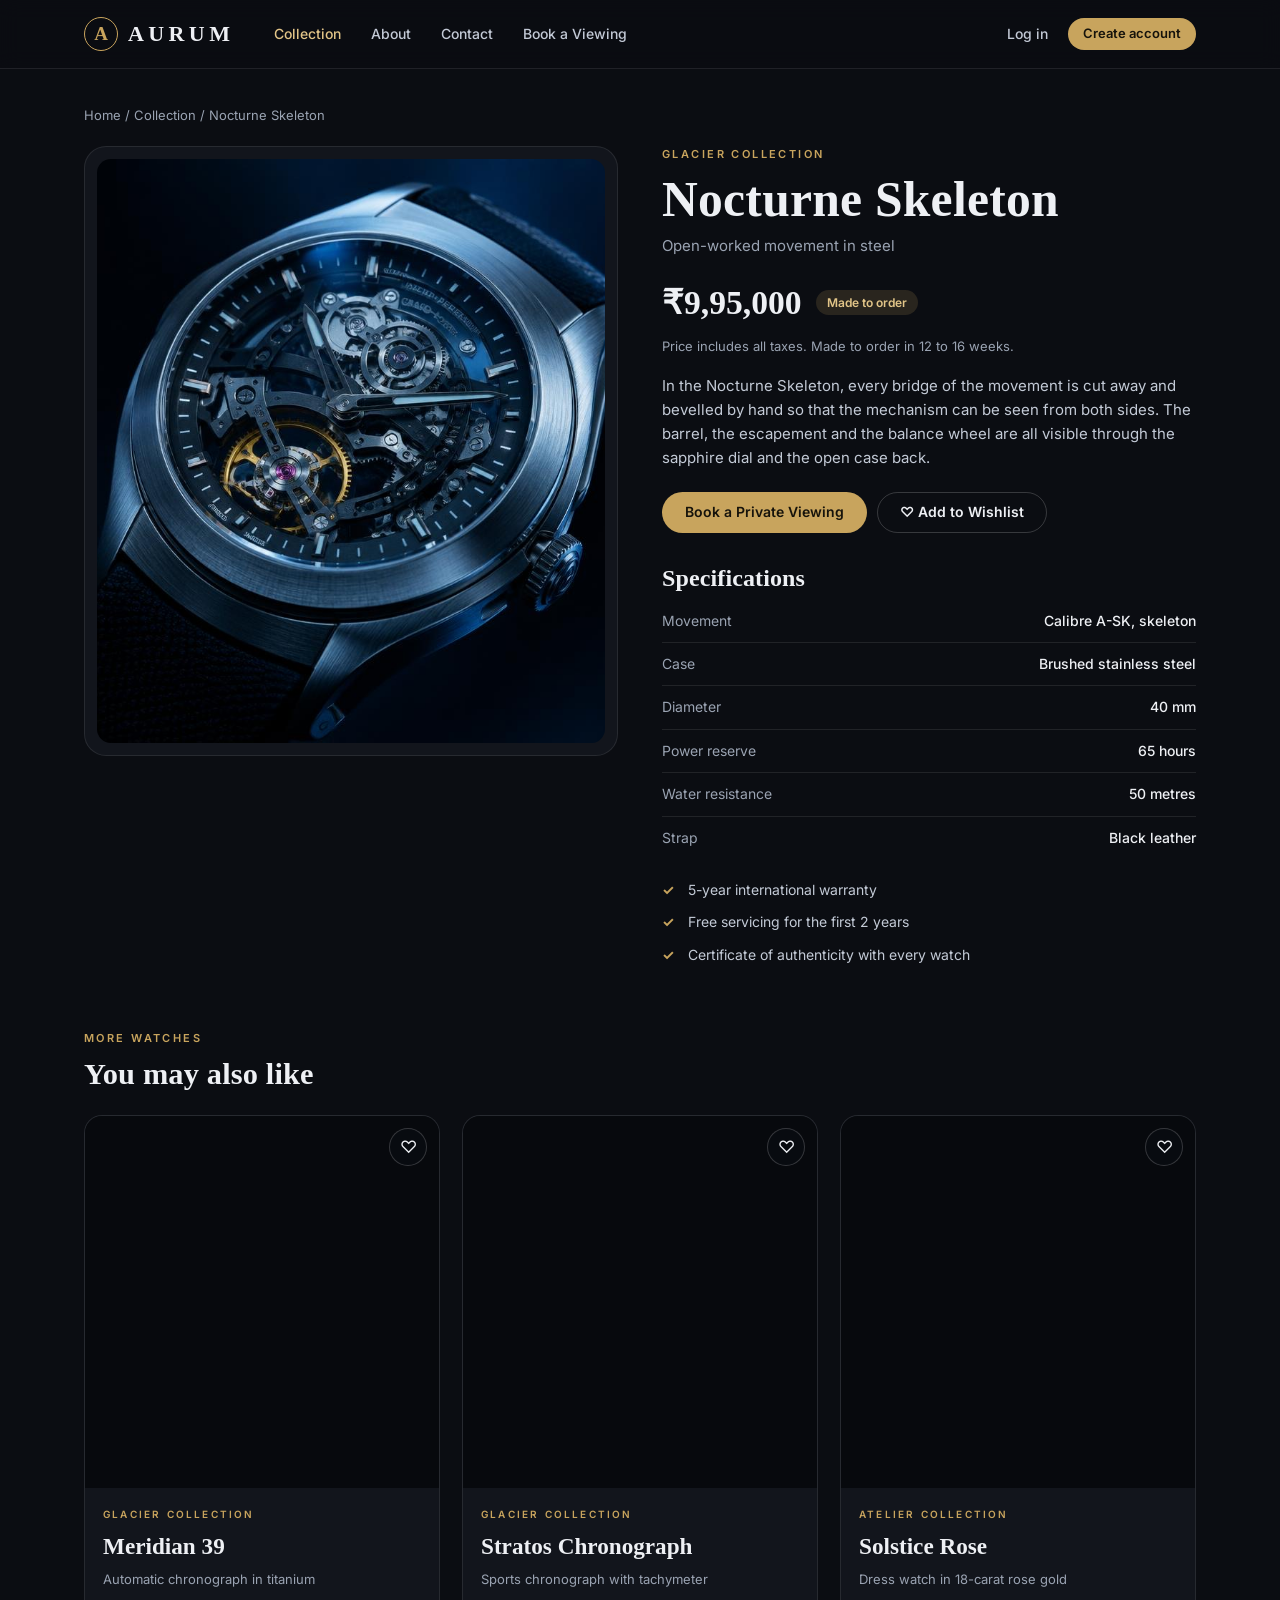
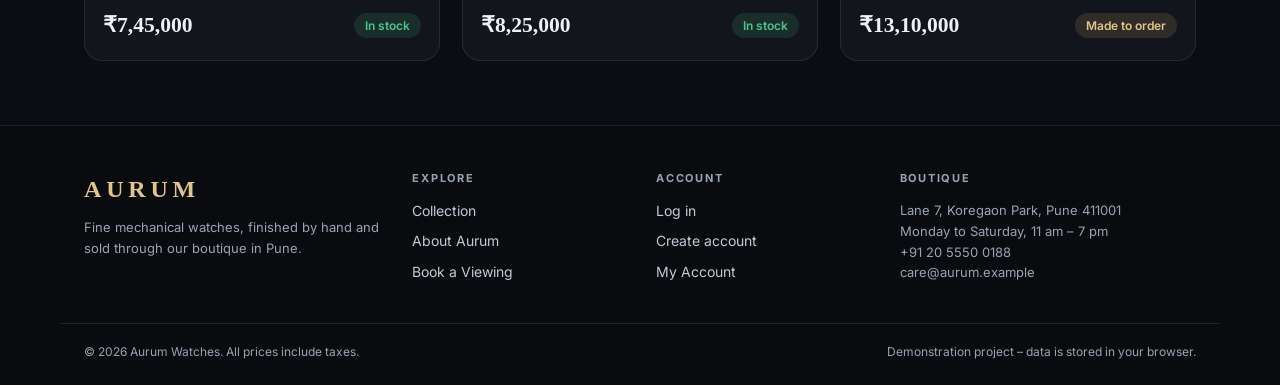
<file: nocturne-skeleton.html>
<!DOCTYPE html>
<html lang="en"><head><meta charset="utf-8"><title>Aurum</title>
<meta http-equiv="refresh" content="0; url=watch.html?id=nocturne-skeleton"><link rel="canonical" href="watch.html?id=nocturne-skeleton"></head>
<body><p>This page has moved. <a href="watch.html?id=nocturne-skeleton">Continue to the new page</a>.</p></body></html>
</file>
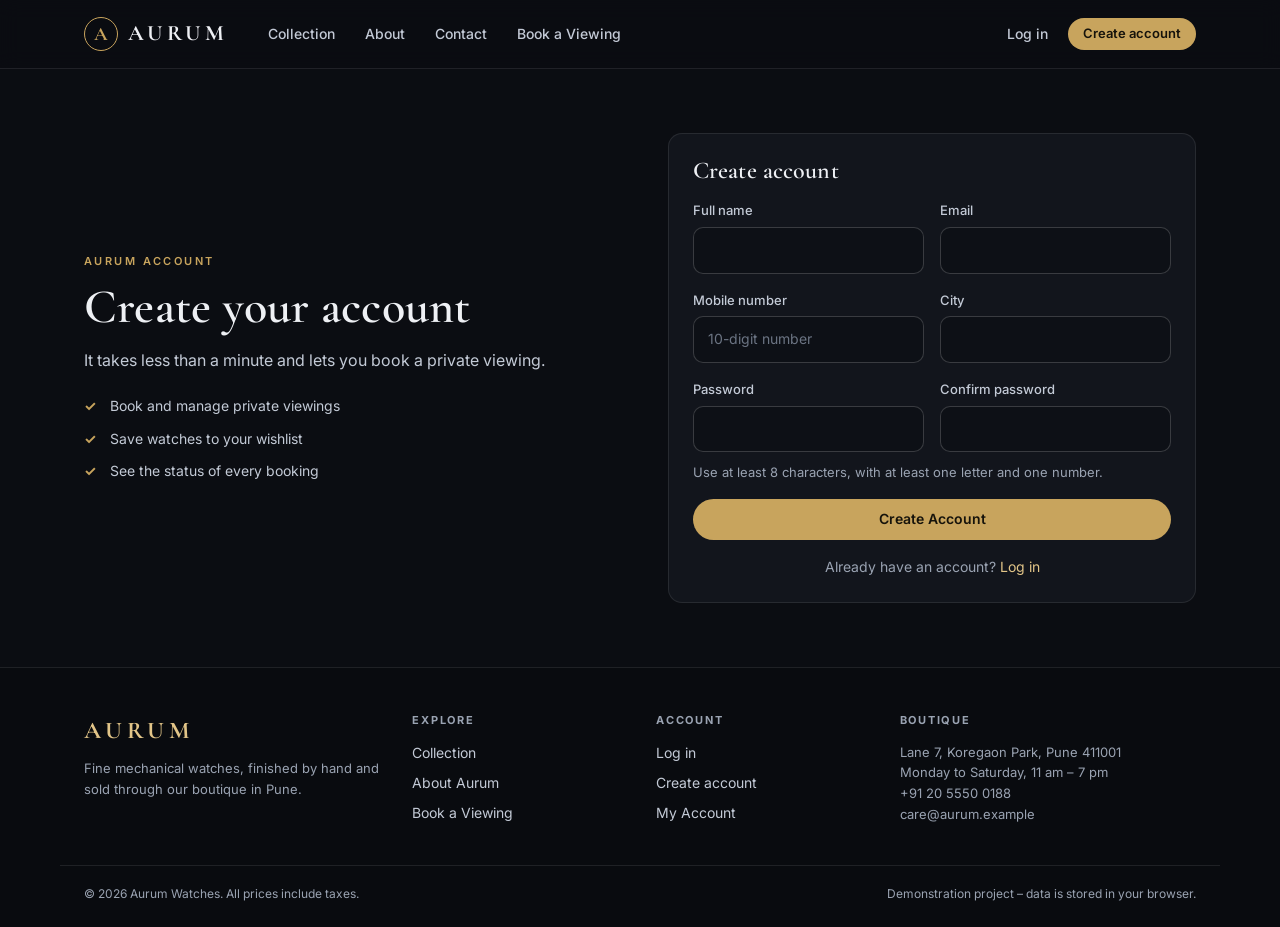
<file: register.html>
<!DOCTYPE html>
<html lang="en">
<head>
<meta charset="utf-8">
<meta name="viewport" content="width=device-width, initial-scale=1">
<title>Create Account – Aurum</title>
<meta name="description" content="Aurum – fine mechanical watches. Explore the collection and book a private viewing at our Pune boutique.">
<link rel="icon" href="data:image/svg+xml,%3Csvg xmlns='http://www.w3.org/2000/svg' viewBox='0 0 32 32'%3E%3Crect width='32' height='32' rx='6' fill='%230b0d12'/%3E%3Ctext x='16' y='23' font-family='Georgia' font-size='20' fill='%23c8a45d' text-anchor='middle'%3EA%3C/text%3E%3C/svg%3E">
<link rel="preconnect" href="https://fonts.googleapis.com">
<link rel="preconnect" href="https://fonts.gstatic.com" crossorigin>
<link rel="stylesheet" href="https://fonts.googleapis.com/css2?family=Cormorant+Garamond:wght@500;600;700&family=Inter:wght@400;500;600&display=swap">
<link rel="stylesheet" href="style.css">
</head>
<body data-page="register">
<header id="site-header" class="site-header"></header>
<main>
<section class="section"><div class="container auth-grid">
    <div class="auth-side">
      <p class="eyebrow">Aurum account</p>
      <h1>Create your account</h1>
      <p class="lead">It takes less than a minute and lets you book a private viewing.</p>
      <ul class="check-list"><li>Book and manage private viewings</li><li>Save watches to your wishlist</li><li>See the status of every booking</li></ul>
    </div>
    <form class="card form" id="registerForm" novalidate>
      <h2>Create account</h2>
      <div class="form-grid">
        <div class="field"><label for="rName">Full name</label><input id="rName" name="name" autocomplete="name"></div>
        <div class="field"><label for="rEmail">Email</label><input id="rEmail" name="email" type="email" autocomplete="email"></div>
        <div class="field"><label for="rPhone">Mobile number</label><input id="rPhone" name="phone" type="tel" inputmode="numeric" maxlength="10" placeholder="10-digit number"></div>
        <div class="field"><label for="rCity">City</label><input id="rCity" name="city" autocomplete="address-level2"></div>
        <div class="field"><label for="rPassword">Password</label><input id="rPassword" name="password" type="password" autocomplete="new-password"></div>
        <div class="field"><label for="rConfirm">Confirm password</label><input id="rConfirm" name="confirm" type="password" autocomplete="new-password"></div>
      </div>
      <p class="hint">Use at least 8 characters, with at least one letter and one number.</p>
      <button class="btn btn-gold btn-block" type="submit">Create Account</button>
      <p class="form-foot">Already have an account? <a href="login.html">Log in</a></p>
    </form>
</div></section>
</main>
<footer id="site-footer" class="site-footer"></footer>
<script src="js/data.js"></script>
<script src="js/app.js"></script>
<script src="js/auth.js"></script>
</body>
</html>
</file>
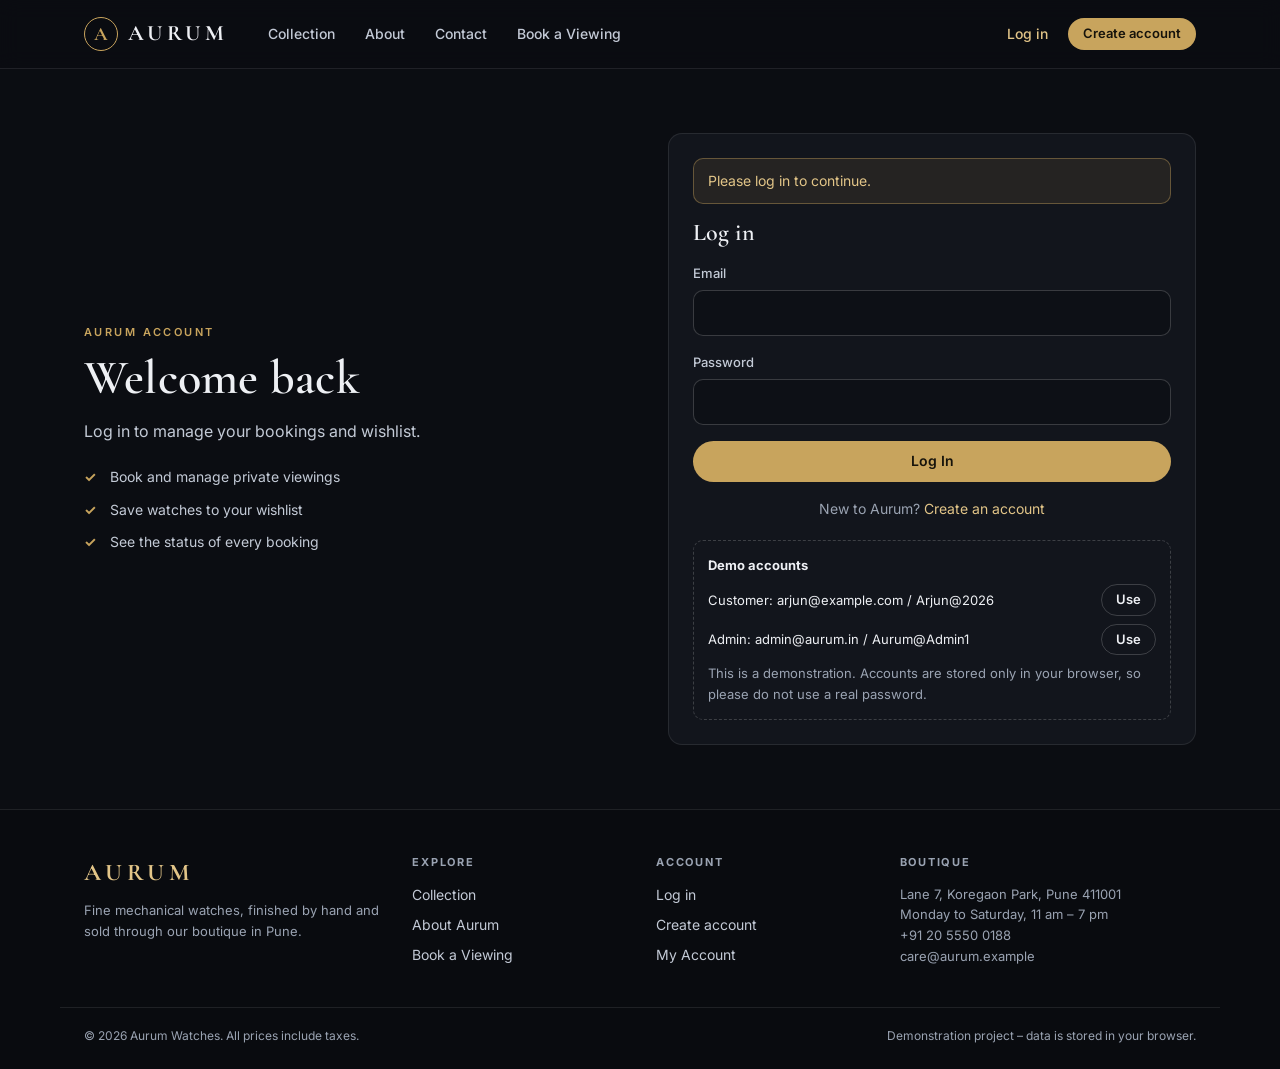
<file: reserve.html>
<!DOCTYPE html>
<html lang="en">
<head>
<meta charset="utf-8">
<meta name="viewport" content="width=device-width, initial-scale=1">
<title>Book a Private Viewing – Aurum</title>
<meta name="description" content="Aurum – fine mechanical watches. Explore the collection and book a private viewing at our Pune boutique.">
<link rel="icon" href="data:image/svg+xml,%3Csvg xmlns='http://www.w3.org/2000/svg' viewBox='0 0 32 32'%3E%3Crect width='32' height='32' rx='6' fill='%230b0d12'/%3E%3Ctext x='16' y='23' font-family='Georgia' font-size='20' fill='%23c8a45d' text-anchor='middle'%3EA%3C/text%3E%3C/svg%3E">
<link rel="preconnect" href="https://fonts.googleapis.com">
<link rel="preconnect" href="https://fonts.gstatic.com" crossorigin>
<link rel="stylesheet" href="https://fonts.googleapis.com/css2?family=Cormorant+Garamond:wght@500;600;700&family=Inter:wght@400;500;600&display=swap">
<link rel="stylesheet" href="style.css">
</head>
<body data-page="reserve">
<header id="site-header" class="site-header"></header>
<main>
<section class="page-head">
  <div class="container">
    <p class="eyebrow">Private viewing</p>
    <h1>Book a private viewing</h1>
    <p class="lead">Choose a watch, a date and a time. Viewings are held at our Pune boutique, are free of charge and last about one hour.</p>
  </div>
</section>
<section class="section section-tight"><div class="container two-col" id="reserveRoot"></div></section>
</main>
<footer id="site-footer" class="site-footer"></footer>
<script src="js/data.js"></script>
<script src="js/app.js"></script>
<script src="js/reserve.js"></script>
</body>
</html>
</file>
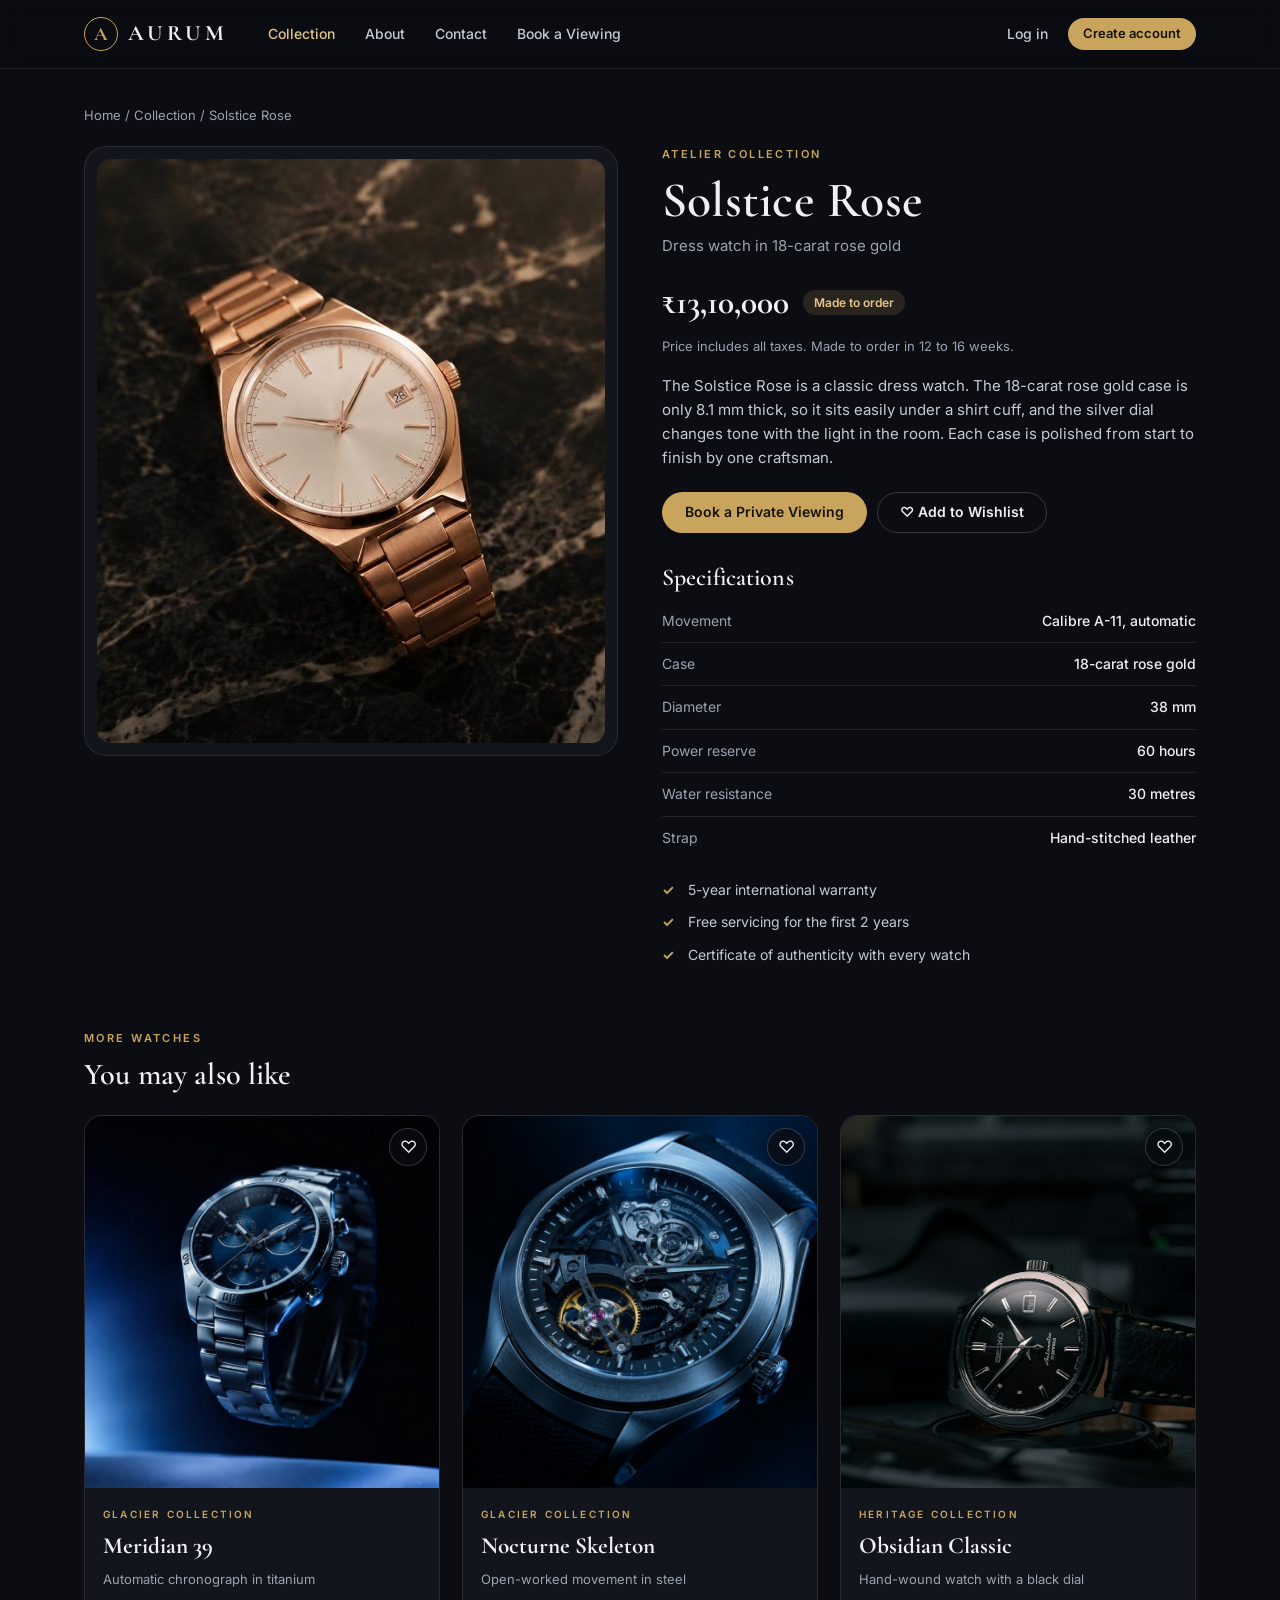
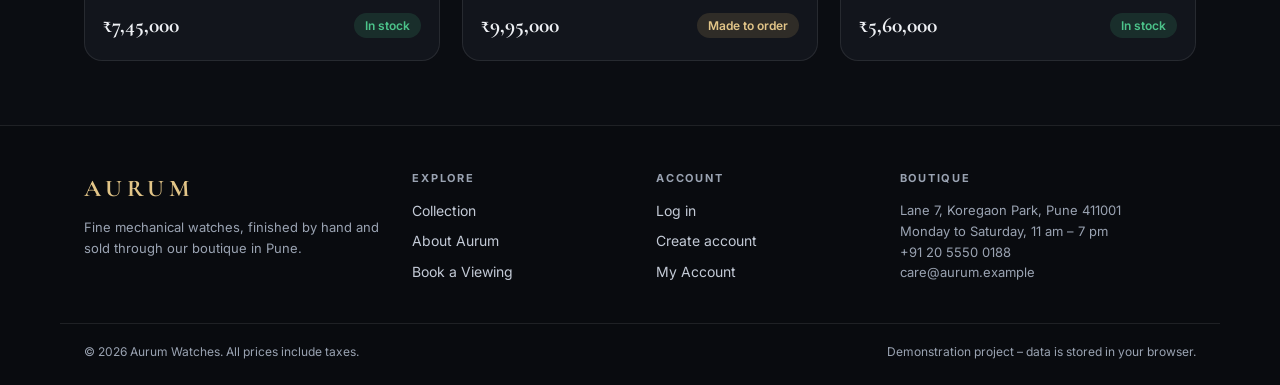
<file: solstice-rose.html>
<!DOCTYPE html>
<html lang="en"><head><meta charset="utf-8"><title>Aurum</title>
<meta http-equiv="refresh" content="0; url=watch.html?id=solstice-rose"><link rel="canonical" href="watch.html?id=solstice-rose"></head>
<body><p>This page has moved. <a href="watch.html?id=solstice-rose">Continue to the new page</a>.</p></body></html>
</file>
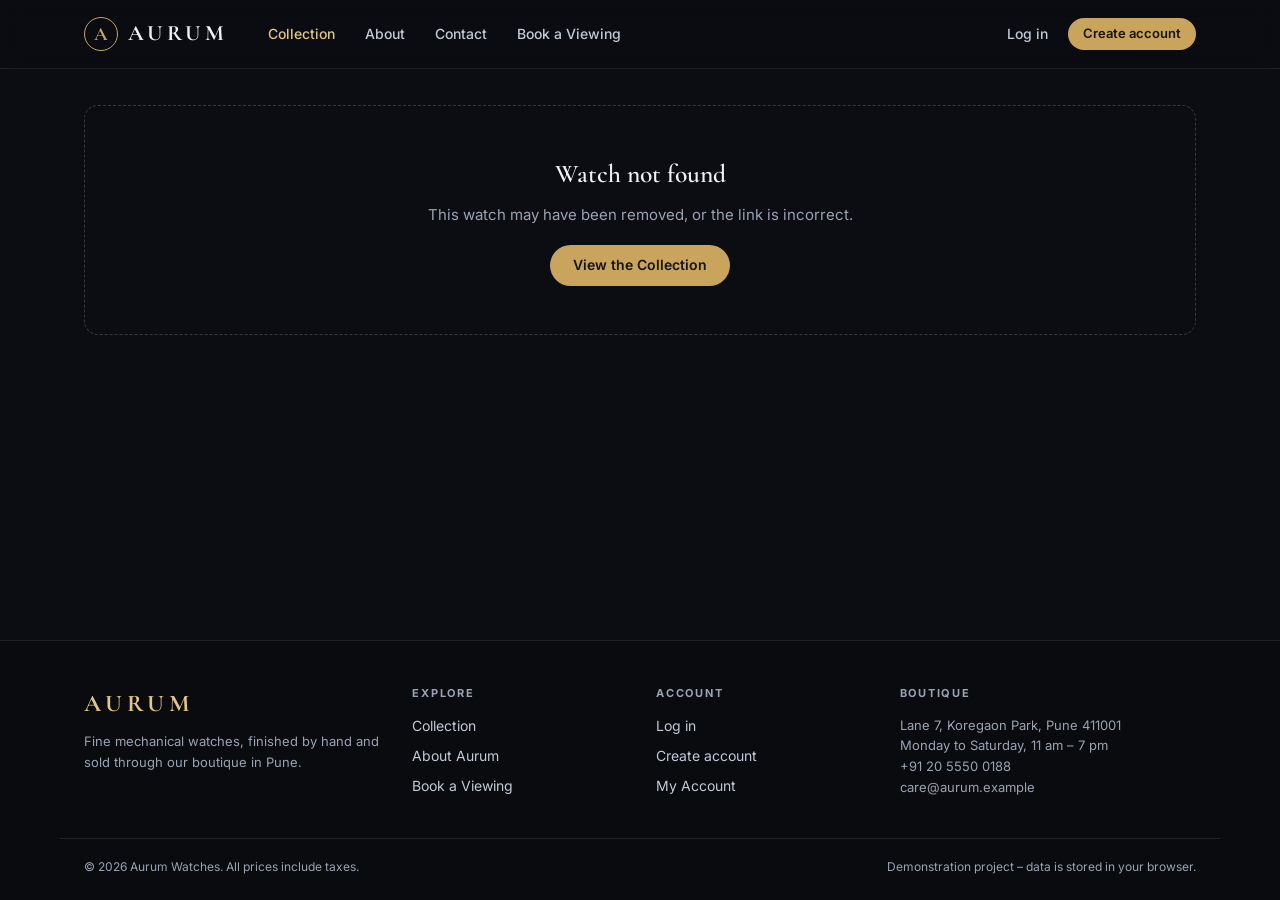
<file: watch.html>
<!DOCTYPE html>
<html lang="en">
<head>
<meta charset="utf-8">
<meta name="viewport" content="width=device-width, initial-scale=1">
<title>Watch Details – Aurum</title>
<meta name="description" content="Aurum – fine mechanical watches. Explore the collection and book a private viewing at our Pune boutique.">
<link rel="icon" href="data:image/svg+xml,%3Csvg xmlns='http://www.w3.org/2000/svg' viewBox='0 0 32 32'%3E%3Crect width='32' height='32' rx='6' fill='%230b0d12'/%3E%3Ctext x='16' y='23' font-family='Georgia' font-size='20' fill='%23c8a45d' text-anchor='middle'%3EA%3C/text%3E%3C/svg%3E">
<link rel="preconnect" href="https://fonts.googleapis.com">
<link rel="preconnect" href="https://fonts.gstatic.com" crossorigin>
<link rel="stylesheet" href="https://fonts.googleapis.com/css2?family=Cormorant+Garamond:wght@500;600;700&family=Inter:wght@400;500;600&display=swap">
<link rel="stylesheet" href="style.css">
</head>
<body data-page="collection">
<header id="site-header" class="site-header"></header>
<main>
<section class="section section-tight"><div class="container" id="watchRoot"></div></section>
</main>
<footer id="site-footer" class="site-footer"></footer>
<script src="js/data.js"></script>
<script src="js/app.js"></script>
<script src="js/watch.js"></script>
</body>
</html>
</file>
<file: style.css>
/* ---------- Design tokens ---------- */
:root {
  --bg: #0b0d12;
  --surface: #12151c;
  --surface-2: #181c25;
  --border: rgba(255, 255, 255, 0.09);
  --border-strong: rgba(255, 255, 255, 0.18);
  --text: #eef0f4;
  --muted: #9aa3b2;
  --gold: #c8a45d;
  --gold-light: #e2c588;
  --green: #4cc38a;
  --amber: #e2b04a;
  --red: #ec6b66;
  --blue: #6ea8e0;
  --radius: 14px;
  --display: 'Cormorant Garamond', Georgia, serif;
  --body: Inter, system-ui, -apple-system, 'Segoe UI', Arial, sans-serif;
}

/* ---------- Base ---------- */
*, *::before, *::after { box-sizing: border-box; }
html { -webkit-text-size-adjust: 100%; }
body {
  margin: 0;
  min-height: 100vh;
  display: flex;
  flex-direction: column;
  background: var(--bg);
  color: var(--text);
  font-family: var(--body);
  font-size: 15px;
  line-height: 1.6;
  -webkit-font-smoothing: antialiased;
  overflow-x: hidden;
}
main { flex: 1; }
h1, h2, h3, h4, p, ul, ol, dl, dd, blockquote { margin: 0; }
ul, ol { padding: 0; list-style: none; }
h1, h2 { font-family: var(--display); font-weight: 600; line-height: 1.1; letter-spacing: 0.005em; }
h1 { font-size: clamp(2.3rem, 5vw, 3.6rem); }
h2 { font-size: 1.9rem; }
h3 { font-size: 1.02rem; font-weight: 600; }
a { color: var(--gold-light); text-decoration: none; }
a:hover { text-decoration: underline; }
img { display: block; max-width: 100%; }
button, input, select, textarea { font: inherit; color: inherit; }
:focus-visible { outline: 2px solid var(--gold); outline-offset: 2px; }

.container { width: 100%; max-width: 1160px; margin: 0 auto; padding: 0 24px; }
.muted { color: var(--muted); }
.small { font-size: 13px; }
.right { text-align: right; }
.eyebrow { font-size: 11px; font-weight: 600; letter-spacing: 0.22em; text-transform: uppercase; color: var(--gold); margin-bottom: 10px; }
.lead { margin-top: 14px; max-width: 580px; font-size: 16px; color: #c3cad6; }
.text-link { background: none; border: 0; padding: 0; cursor: pointer; color: var(--gold-light); font-size: 14px; font-weight: 500; white-space: nowrap; }
.text-link:hover { text-decoration: underline; }
.price { font-family: var(--display); font-size: 1.35rem; font-weight: 700; color: var(--text); white-space: nowrap; }
.price-lg { font-size: 2.1rem; }

/* ---------- Buttons ---------- */
.btn {
  display: inline-flex; align-items: center; justify-content: center; gap: 8px;
  padding: 11px 22px; border: 1px solid transparent; border-radius: 999px;
  font-size: 14px; font-weight: 600; line-height: 1.2; cursor: pointer; white-space: nowrap;
  transition: background-color 0.18s, border-color 0.18s, color 0.18s;
}
.btn:hover { text-decoration: none; }
.btn-gold { background: var(--gold); color: #16130b; }
.btn-gold:hover { background: var(--gold-light); }
.btn-outline { background: transparent; border-color: var(--border-strong); color: var(--text); }
.btn-outline:hover { border-color: var(--gold); color: var(--gold-light); }
.btn-outline.danger { color: var(--red); }
.btn-outline.danger:hover { border-color: var(--red); color: var(--red); }
.btn-danger { background: var(--red); color: #1b0b0a; }
.btn-danger:hover { background: #f28580; }
.btn-sm { padding: 7px 14px; font-size: 13px; }
.btn-block { width: 100%; }
.btn-row { display: flex; flex-wrap: wrap; gap: 10px; align-items: center; }
.btn-row.center { justify-content: center; }
.icon-btn { width: 34px; height: 34px; border: 0; border-radius: 50%; background: transparent; color: var(--muted); cursor: pointer; }
.icon-btn:hover { background: var(--surface-2); color: var(--text); }

/* ---------- Header ---------- */
.site-header { position: sticky; top: 0; z-index: 40; background: rgba(11, 13, 18, 0.92); backdrop-filter: blur(10px); border-bottom: 1px solid var(--border); }
.nav { display: flex; align-items: center; gap: 28px; min-height: 68px; }
.brand { display: flex; align-items: center; gap: 10px; color: var(--text); }
.brand:hover { text-decoration: none; }
.brand-mark { display: grid; place-items: center; width: 34px; height: 34px; border: 1px solid var(--gold); border-radius: 50%; font-family: var(--display); font-size: 19px; font-weight: 700; color: var(--gold); }
.brand-name { font-family: var(--display); font-size: 22px; font-weight: 700; letter-spacing: 0.2em; text-transform: uppercase; }
.nav-links { display: flex; gap: 6px; flex: 1; }
.nav-links a, .nav-user > a:not(.btn) { padding: 8px 12px; border-radius: 8px; color: #c3cad6; font-size: 14px; font-weight: 500; }
.nav-links a:hover, .nav-user > a:not(.btn):hover { color: var(--text); text-decoration: none; background: var(--surface-2); }
.nav-links a.active, .nav-user > a.active { color: var(--gold-light); }
.nav-user { display: flex; align-items: center; gap: 8px; }
.nav-hello { color: var(--muted); font-size: 13px; margin-right: 4px; }
.nav-toggle { display: none; margin-left: auto; width: 40px; height: 40px; border: 1px solid var(--border); border-radius: 10px; background: transparent; font-size: 18px; cursor: pointer; }

/* ---------- Sections ---------- */
.section { padding: 64px 0; }
.section-tight { padding: 36px 0 64px; }
.section-alt { background: var(--surface); border-top: 1px solid var(--border); border-bottom: 1px solid var(--border); }
.section-head { display: flex; align-items: flex-end; justify-content: space-between; gap: 16px; flex-wrap: wrap; margin-bottom: 24px; }
.page-head { padding: 52px 0 36px; background: linear-gradient(180deg, #11141b, var(--bg)); border-bottom: 1px solid var(--border); }

.hero { padding: 64px 0; background: radial-gradient(900px 480px at 85% 10%, rgba(200, 164, 93, 0.12), transparent 60%), var(--bg); }
.hero-grid { display: grid; grid-template-columns: minmax(0, 1.1fr) minmax(0, 0.9fr); gap: 56px; align-items: center; }
.hero .btn-row { margin-top: 28px; }
.hero-card { display: block; padding: 12px; border: 1px solid var(--border); border-radius: 22px; background: var(--surface); color: var(--text); transition: border-color 0.2s; }
.hero-card:hover { border-color: var(--gold); text-decoration: none; }
.hero-card img { width: 100%; aspect-ratio: 4 / 4.4; object-fit: cover; border-radius: 14px; }
.hero-card-foot { display: flex; justify-content: space-between; align-items: flex-end; gap: 16px; padding: 14px 6px 4px; }
.hero-card-name { font-family: var(--display); font-size: 1.5rem; font-weight: 700; }

.strip { border-top: 1px solid var(--border); border-bottom: 1px solid var(--border); background: var(--surface); }
.strip-grid { display: grid; grid-template-columns: repeat(4, 1fr); }
.strip-grid div { padding: 24px 20px; border-left: 1px solid var(--border); }
.strip-grid div:first-child { border-left: 0; padding-left: 0; }
.strip-grid strong { display: block; font-family: var(--display); font-size: 1.9rem; color: var(--gold-light); line-height: 1.1; }
.strip-grid span { font-size: 13px; color: var(--muted); }

.steps { display: grid; grid-template-columns: repeat(3, 1fr); gap: 20px; }
.steps li { padding: 24px; border: 1px solid var(--border); border-radius: var(--radius); background: var(--bg); }
.steps span { display: grid; place-items: center; width: 34px; height: 34px; border: 1px solid var(--gold); border-radius: 50%; color: var(--gold); font-weight: 600; margin-bottom: 14px; }
.steps p { margin-top: 6px; color: var(--muted); font-size: 14px; }

.cta-band { display: flex; align-items: center; justify-content: space-between; gap: 24px; flex-wrap: wrap; padding: 32px; border: 1px solid var(--border); border-radius: 20px; background: linear-gradient(120deg, rgba(200, 164, 93, 0.14), rgba(200, 164, 93, 0.02)); }
.cta-band h2 { font-size: 1.7rem; margin-bottom: 4px; }

/* ---------- Cards ---------- */
.card { padding: 24px; border: 1px solid var(--border); border-radius: var(--radius); background: var(--surface); min-width: 0; }
.card h2 { font-size: 1.5rem; margin-bottom: 16px; }

.watch-grid { display: grid; grid-template-columns: repeat(3, minmax(0, 1fr)); gap: 22px; }
.watch-card { position: relative; display: flex; flex-direction: column; border: 1px solid var(--border); border-radius: 18px; background: var(--surface); overflow: hidden; transition: border-color 0.2s, transform 0.2s; }
.watch-card:hover { border-color: rgba(200, 164, 93, 0.55); transform: translateY(-2px); }
.watch-image { display: block; overflow: hidden; background: #07090d; }
.watch-image img { width: 100%; aspect-ratio: 4 / 4.2; object-fit: cover; transition: transform 0.6s ease; }
.watch-card:hover .watch-image img { transform: scale(1.035); }
.watch-info { display: flex; flex-direction: column; gap: 4px; padding: 18px; flex: 1; }
.watch-info .eyebrow { margin-bottom: 2px; font-size: 10px; }
.watch-info h3 { font-family: var(--display); font-size: 1.45rem; font-weight: 700; }
.watch-info h3 a { color: var(--text); }
.watch-info h3 a:hover { color: var(--gold-light); text-decoration: none; }
.watch-foot { display: flex; align-items: center; justify-content: space-between; gap: 10px; flex-wrap: wrap; margin-top: auto; padding-top: 14px; }
.wish-btn { position: absolute; top: 12px; right: 12px; width: 38px; height: 38px; border: 1px solid var(--border-strong); border-radius: 50%; background: rgba(11, 13, 18, 0.72); color: var(--text); font-size: 17px; cursor: pointer; }
.wish-btn:hover, .wish-btn.active { color: var(--gold-light); border-color: var(--gold); }

.badge { display: inline-block; padding: 3px 11px; border-radius: 999px; font-size: 12px; font-weight: 600; white-space: nowrap; }
.badge-green { background: rgba(76, 195, 138, 0.14); color: var(--green); }
.badge-gold { background: rgba(200, 164, 93, 0.16); color: var(--gold-light); }
.badge-amber { background: rgba(226, 176, 74, 0.16); color: var(--amber); }
.badge-blue { background: rgba(110, 168, 224, 0.16); color: var(--blue); }
.badge-red { background: rgba(236, 107, 102, 0.14); color: var(--red); }
.badge-gray { background: var(--surface-2); color: var(--muted); }

/* ---------- Forms ---------- */
.form { display: block; }
.field { margin-bottom: 16px; min-width: 0; }
.field label { display: block; margin-bottom: 6px; font-size: 13px; font-weight: 500; color: #c3cad6; }
input:not([type='checkbox']):not([type='file']), select, textarea {
  width: 100%; padding: 11px 14px; border: 1px solid var(--border-strong); border-radius: 10px;
  background: #0d1016; font-size: 14px; transition: border-color 0.15s;
}
input::placeholder, textarea::placeholder { color: #6b7483; }
input:focus, select:focus, textarea:focus { outline: none; border-color: var(--gold); box-shadow: 0 0 0 3px rgba(200, 164, 93, 0.18); }
input[readonly] { color: var(--muted); background: var(--surface-2); }
input[type='date'] { color-scheme: dark; }
select option { background: #12151c; }
textarea { resize: vertical; }
.input-sm { width: auto !important; max-width: 100%; padding: 7px 10px !important; font-size: 13px !important; }
.form-grid { display: grid; grid-template-columns: repeat(2, minmax(0, 1fr)); gap: 0 16px; }
.hint { margin: -6px 0 16px; font-size: 13px; color: var(--muted); }
.form-foot { margin-top: 16px; text-align: center; font-size: 14px; color: var(--muted); }
.check { display: flex; align-items: center; gap: 10px; font-size: 14px; color: #c3cad6; cursor: pointer; }
.check input { width: 16px; height: 16px; accent-color: var(--gold); }

.alert { padding: 11px 14px; margin-bottom: 16px; border: 1px solid; border-radius: 10px; font-size: 14px; }
.alert-error { background: rgba(236, 107, 102, 0.1); border-color: rgba(236, 107, 102, 0.4); color: #f6aaa6; }
.alert-success { background: rgba(76, 195, 138, 0.1); border-color: rgba(76, 195, 138, 0.4); color: #9be0bf; }
.alert-info { background: rgba(200, 164, 93, 0.1); border-color: rgba(200, 164, 93, 0.4); color: var(--gold-light); }

.filters { display: grid; grid-template-columns: 1.5fr 1fr 1fr 1fr auto; gap: 14px; align-items: end; padding: 18px; margin-bottom: 18px; border: 1px solid var(--border); border-radius: var(--radius); background: var(--surface); }
.filters .field { margin: 0; }
#resultCount { margin-bottom: 16px; }

/* ---------- Layout helpers ---------- */
.two-col { display: grid; grid-template-columns: minmax(0, 1.25fr) minmax(0, 0.75fr); gap: 24px; align-items: start; }
.auth-grid { display: grid; grid-template-columns: minmax(0, 1fr) minmax(0, 1fr); gap: 56px; align-items: center; }
.auth-side h1 { font-size: clamp(2.2rem, 4vw, 3rem); }
.check-list { margin-top: 22px; display: grid; gap: 10px; }
.check-list li { position: relative; padding-left: 26px; color: #c3cad6; font-size: 14px; }
.check-list li::before { content: '✓'; position: absolute; left: 0; color: var(--gold); font-weight: 700; }
.demo-box { margin-top: 20px; padding: 14px; border: 1px dashed var(--border-strong); border-radius: 10px; }
.demo-row { display: flex; align-items: center; justify-content: space-between; gap: 10px; flex-wrap: wrap; margin: 8px 0; font-size: 13px; overflow-wrap: anywhere; }

.info-list > div { display: flex; justify-content: space-between; gap: 18px; padding: 10px 0; border-bottom: 1px solid var(--border); font-size: 14px; }
.info-list > div:last-child { border-bottom: 0; }
.info-list dt { color: var(--muted); flex-shrink: 0; }
.info-list dd { text-align: right; font-weight: 500; overflow-wrap: anywhere; min-width: 0; }
.card .info-list + p { margin-top: 14px; }

.empty { display: flex; flex-direction: column; align-items: center; gap: 8px; padding: 48px 24px; text-align: center; border: 1px dashed var(--border-strong); border-radius: var(--radius); grid-column: 1 / -1; }
.empty h3 { font-family: var(--display); font-size: 1.6rem; }
.empty p { color: var(--muted); max-width: 480px; }
.empty .btn, .empty .btn-row { margin-top: 10px; }
.empty.success { border-style: solid; border-color: rgba(76, 195, 138, 0.4); background: rgba(76, 195, 138, 0.05); }
.tick { display: grid; place-items: center; width: 52px; height: 52px; border-radius: 50%; background: rgba(76, 195, 138, 0.16); color: var(--green); font-size: 24px; }

/* ---------- Watch details ---------- */
.breadcrumb { margin-bottom: 20px; font-size: 13px; color: var(--muted); }
.breadcrumb a { color: var(--muted); }
.detail-grid { display: grid; grid-template-columns: minmax(0, 1fr) minmax(0, 1fr); gap: 44px; align-items: start; }
.detail-image { padding: 12px; border: 1px solid var(--border); border-radius: 22px; background: var(--surface); position: sticky; top: 92px; }
.detail-image img { width: 100%; aspect-ratio: 4 / 4.6; object-fit: cover; border-radius: 14px; }
.detail-info h1 { font-size: clamp(2.2rem, 4vw, 3.1rem); margin-bottom: 6px; }
.detail-price { display: flex; align-items: center; gap: 14px; flex-wrap: wrap; margin: 18px 0 6px; }
.detail-text { margin: 18px 0 22px; color: #c3cad6; }
.detail-sub { font-size: 1.5rem; margin: 32px 0 8px; }
.detail-info .check-list { margin-top: 20px; }
.related-head { margin-top: 64px; }

.mini-watch { display: flex; gap: 14px; align-items: center; margin-bottom: 14px; padding-bottom: 14px; border-bottom: 1px solid var(--border); }
.mini-watch img { width: 76px; height: 76px; object-fit: cover; border-radius: 10px; }
.mini-watch div { display: flex; flex-direction: column; }

/* ---------- About ---------- */
.about-grid { display: grid; grid-template-columns: minmax(0, 0.9fr) minmax(0, 1.1fr); gap: 44px; align-items: center; margin-bottom: 44px; }
.about-image { width: 100%; aspect-ratio: 1; object-fit: cover; border: 1px solid var(--border); border-radius: 20px; }
.prose h2 { margin: 26px 0 10px; }
.prose h2:first-child { margin-top: 0; }
.prose p { color: #c3cad6; margin-bottom: 12px; }
.principles { display: grid; grid-template-columns: repeat(3, 1fr); gap: 20px; }
.principles h3 { font-family: var(--display); font-size: 1.4rem; margin-bottom: 8px; }
.principles p { color: var(--muted); font-size: 14px; }
.quote { margin: 48px 0; padding: 28px 0; border-top: 1px solid var(--border); border-bottom: 1px solid var(--border); text-align: center; font-family: var(--display); font-size: 1.9rem; font-style: italic; }
.quote cite { display: block; margin-top: 12px; font-family: var(--body); font-size: 12px; font-style: normal; letter-spacing: 0.16em; text-transform: uppercase; color: var(--gold); }

/* ---------- Dashboards ---------- */
.stats { display: grid; grid-template-columns: repeat(auto-fit, minmax(170px, 1fr)); gap: 16px; margin-bottom: 28px; }
.stat { padding: 20px; border: 1px solid var(--border); border-radius: var(--radius); background: var(--surface); }
.stat strong { display: block; font-family: var(--display); font-size: 2rem; line-height: 1.1; color: var(--gold-light); overflow-wrap: anywhere; }
.stat span { font-size: 13px; color: var(--muted); }
.tabs { display: flex; gap: 4px; margin-bottom: 24px; border-bottom: 1px solid var(--border); overflow-x: auto; }
.tab { padding: 12px 16px; border: 0; border-bottom: 2px solid transparent; background: none; color: var(--muted); font-size: 14px; font-weight: 500; white-space: nowrap; cursor: pointer; }
.tab:hover { color: var(--text); }
.tab.active { color: var(--gold-light); border-bottom-color: var(--gold); }
.tab-count { margin-left: 4px; padding: 1px 8px; border-radius: 999px; background: var(--surface-2); font-size: 12px; }
#tabBody > .btn-row { margin-top: 20px; }

.table-wrap { border: 1px solid var(--border); border-radius: var(--radius); background: var(--surface); overflow-x: auto; }
.table { width: 100%; border-collapse: collapse; font-size: 14px; }
.table th, .table td { padding: 13px 16px; text-align: left; vertical-align: middle; border-bottom: 1px solid var(--border); }
.table th { font-size: 11px; font-weight: 600; letter-spacing: 0.1em; text-transform: uppercase; color: var(--muted); background: var(--surface-2); white-space: nowrap; }
.table tbody tr:last-child td { border-bottom: 0; }
.table .btn-row { flex-wrap: nowrap; }
.thumb-cell { display: flex; align-items: center; gap: 12px; }
.thumb-cell img { width: 44px; height: 44px; object-fit: cover; border-radius: 8px; flex-shrink: 0; }
.message-list { display: grid; gap: 14px; }
.message-head { display: flex; justify-content: space-between; align-items: flex-start; gap: 14px; margin-bottom: 10px; }
.message p { color: #c3cad6; overflow-wrap: anywhere; }

/* ---------- Modal and toast ---------- */
.modal-backdrop { position: fixed; inset: 0; z-index: 100; display: flex; align-items: center; justify-content: center; padding: 16px; background: rgba(4, 5, 8, 0.72); }
.modal { display: flex; flex-direction: column; width: 100%; max-width: 680px; max-height: calc(100vh - 32px); border: 1px solid var(--border-strong); border-radius: 16px; background: var(--surface); }
.modal-sm { max-width: 440px; }
.modal-head { display: flex; align-items: center; justify-content: space-between; padding: 18px 22px; border-bottom: 1px solid var(--border); }
.modal-head h2 { font-size: 1.5rem; }
.modal-body { padding: 22px; overflow-y: auto; }
.modal-foot { display: flex; justify-content: flex-end; gap: 10px; flex-wrap: wrap; padding: 16px 22px; border-top: 1px solid var(--border); }
.image-pick { display: flex; gap: 14px; align-items: center; }
.image-pick img { width: 72px; height: 72px; object-fit: cover; border-radius: 10px; border: 1px solid var(--border); flex-shrink: 0; }
.image-pick .hint { margin: 6px 0 0; }
.image-pick input { font-size: 13px; max-width: 100%; }

.toast { position: fixed; left: 50%; bottom: 28px; z-index: 120; transform: translate(-50%, 20px); padding: 12px 20px; border: 1px solid var(--gold); border-radius: 999px; background: #1a1d26; color: var(--text); font-size: 14px; opacity: 0; pointer-events: none; transition: opacity 0.25s, transform 0.25s; max-width: calc(100vw - 32px); text-align: center; }
.toast.show { opacity: 1; transform: translate(-50%, 0); }

/* ---------- Footer ---------- */
.site-footer { margin-top: auto; border-top: 1px solid var(--border); background: #090b0f; font-size: 14px; }
.footer-grid { display: grid; grid-template-columns: 1.4fr 1fr 1fr 1.4fr; gap: 32px; padding-top: 44px; padding-bottom: 32px; }
.footer-brand { font-family: var(--display); font-size: 1.5rem; font-weight: 700; letter-spacing: 0.2em; text-transform: uppercase; color: var(--gold-light); margin-bottom: 8px; }
.site-footer h4 { margin-bottom: 12px; font-size: 11px; letter-spacing: 0.16em; text-transform: uppercase; color: var(--muted); }
.footer-grid a { display: block; margin-bottom: 8px; color: #c3cad6; }
.footer-bottom { display: flex; justify-content: space-between; gap: 12px; flex-wrap: wrap; padding-top: 18px; padding-bottom: 24px; border-top: 1px solid var(--border); font-size: 12px; color: var(--muted); }

/* ---------- Responsive ---------- */
@media (max-width: 940px) {
  .nav { flex-wrap: wrap; gap: 0 12px; }
  .nav-toggle { display: block; }
  .nav-links, .nav-user { display: none; flex-basis: 100%; order: 10; }
  .site-header.open .nav-links { display: flex; flex-direction: column; padding: 8px 0; border-top: 1px solid var(--border); }
  .site-header.open .nav-user { display: flex; flex-wrap: wrap; padding: 12px 0 16px; border-top: 1px solid var(--border); }
  .hero-grid, .auth-grid, .two-col, .detail-grid, .about-grid { grid-template-columns: 1fr; gap: 28px; }
  .detail-image { position: static; }
  .watch-grid { grid-template-columns: repeat(2, minmax(0, 1fr)); }
  .filters { grid-template-columns: 1fr 1fr; }
  .steps, .principles { grid-template-columns: 1fr; }
  .footer-grid { grid-template-columns: 1fr 1fr; }
  .strip-grid { grid-template-columns: 1fr 1fr; }
  .strip-grid div:nth-child(odd) { border-left: 0; padding-left: 0; }
  .strip-grid div:nth-child(n + 3) { border-top: 1px solid var(--border); }
}

@media (max-width: 640px) {
  .container { padding: 0 16px; }
  .section { padding: 44px 0; }
  .hero { padding: 40px 0; }
  .watch-grid, .form-grid, .filters, .footer-grid { grid-template-columns: 1fr; }
  .card { padding: 18px; }
  .cta-band { padding: 22px; }
  .quote { font-size: 1.5rem; }

  /* Tables become stacked cards */
  .table-wrap { border: 0; background: none; overflow: visible; }
  .table thead { display: none; }
  .table, .table tbody, .table tr, .table td { display: block; width: 100%; }
  .table tr { margin-bottom: 12px; padding: 6px 16px; border: 1px solid var(--border); border-radius: var(--radius); background: var(--surface); }
  .table td { display: flex; justify-content: space-between; align-items: center; gap: 16px; padding: 9px 0; border-bottom: 1px solid var(--border); text-align: right; overflow-wrap: anywhere; }
  .table tr td:last-child { border-bottom: 0; }
  .table td::before { content: attr(data-label); flex-shrink: 0; font-size: 12px; color: var(--muted); text-align: left; }
  .table .btn-row { flex-wrap: wrap; justify-content: flex-end; }
}
</file>
